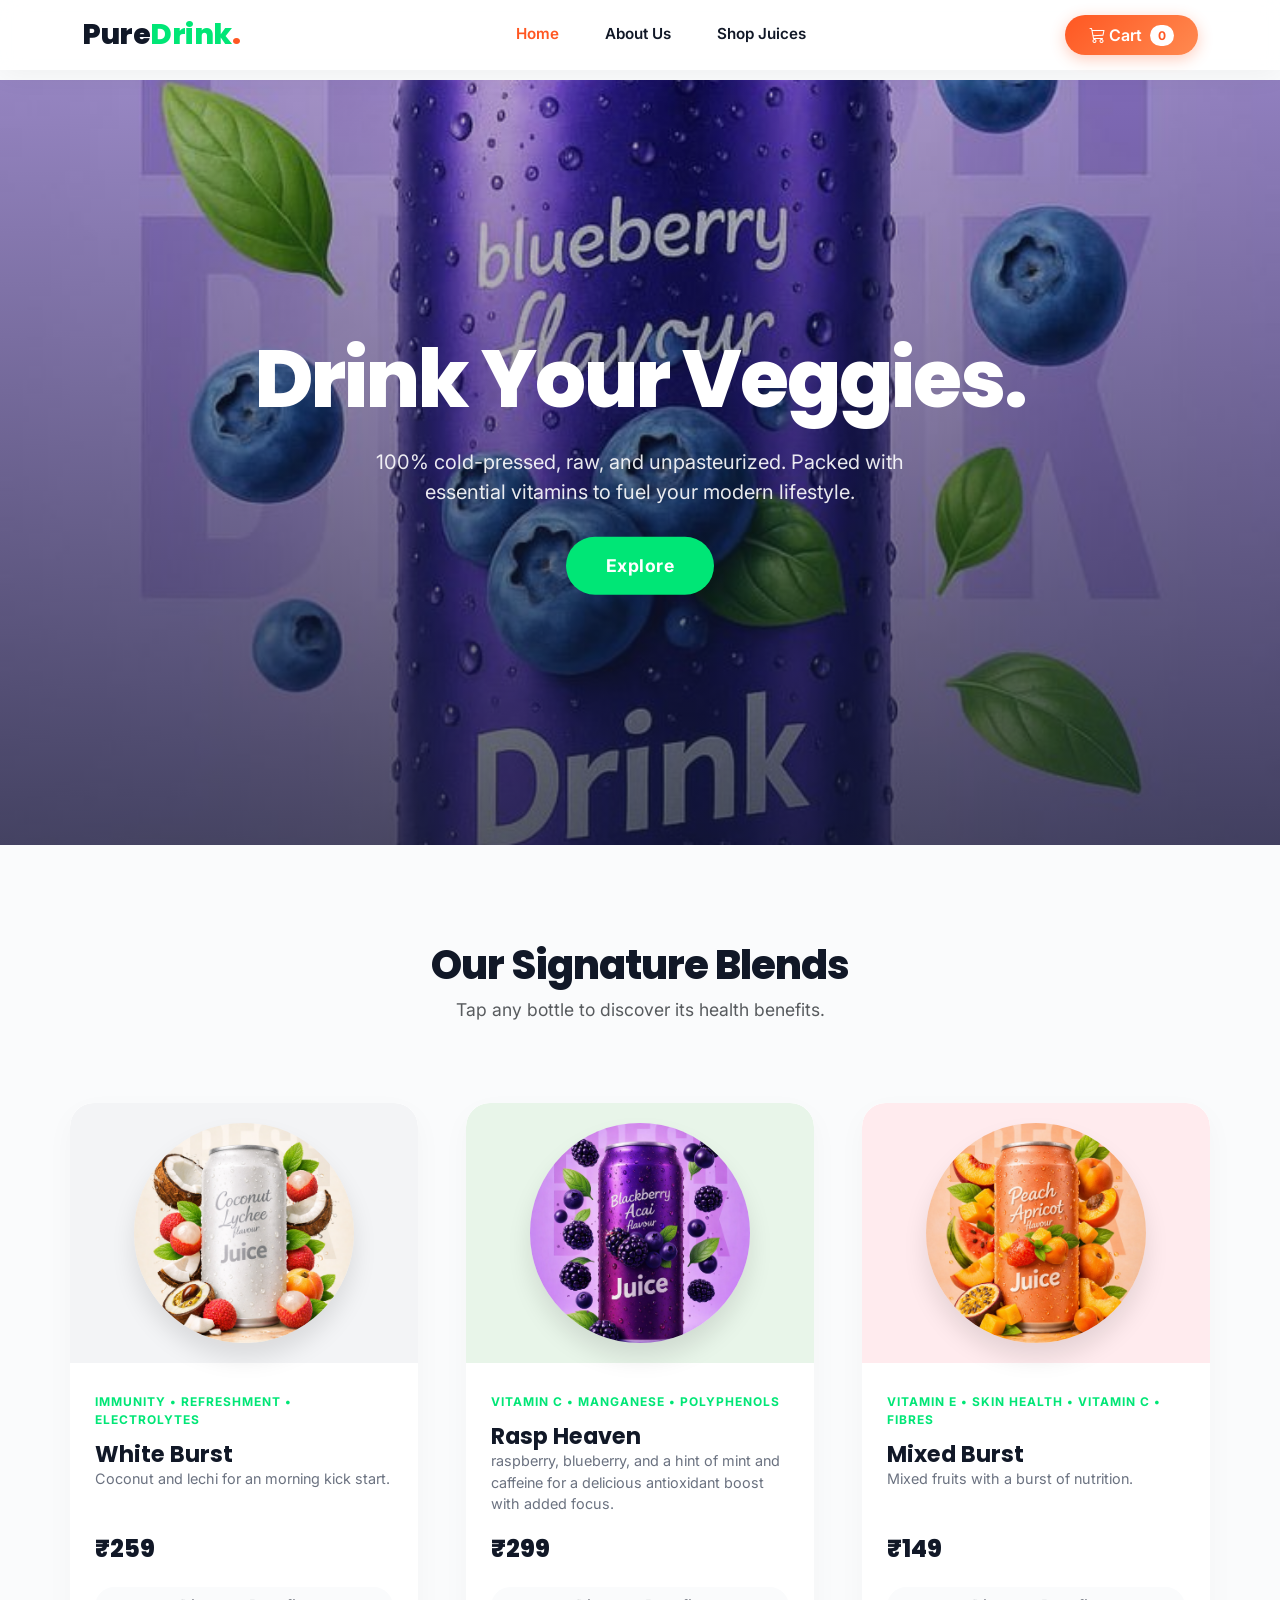
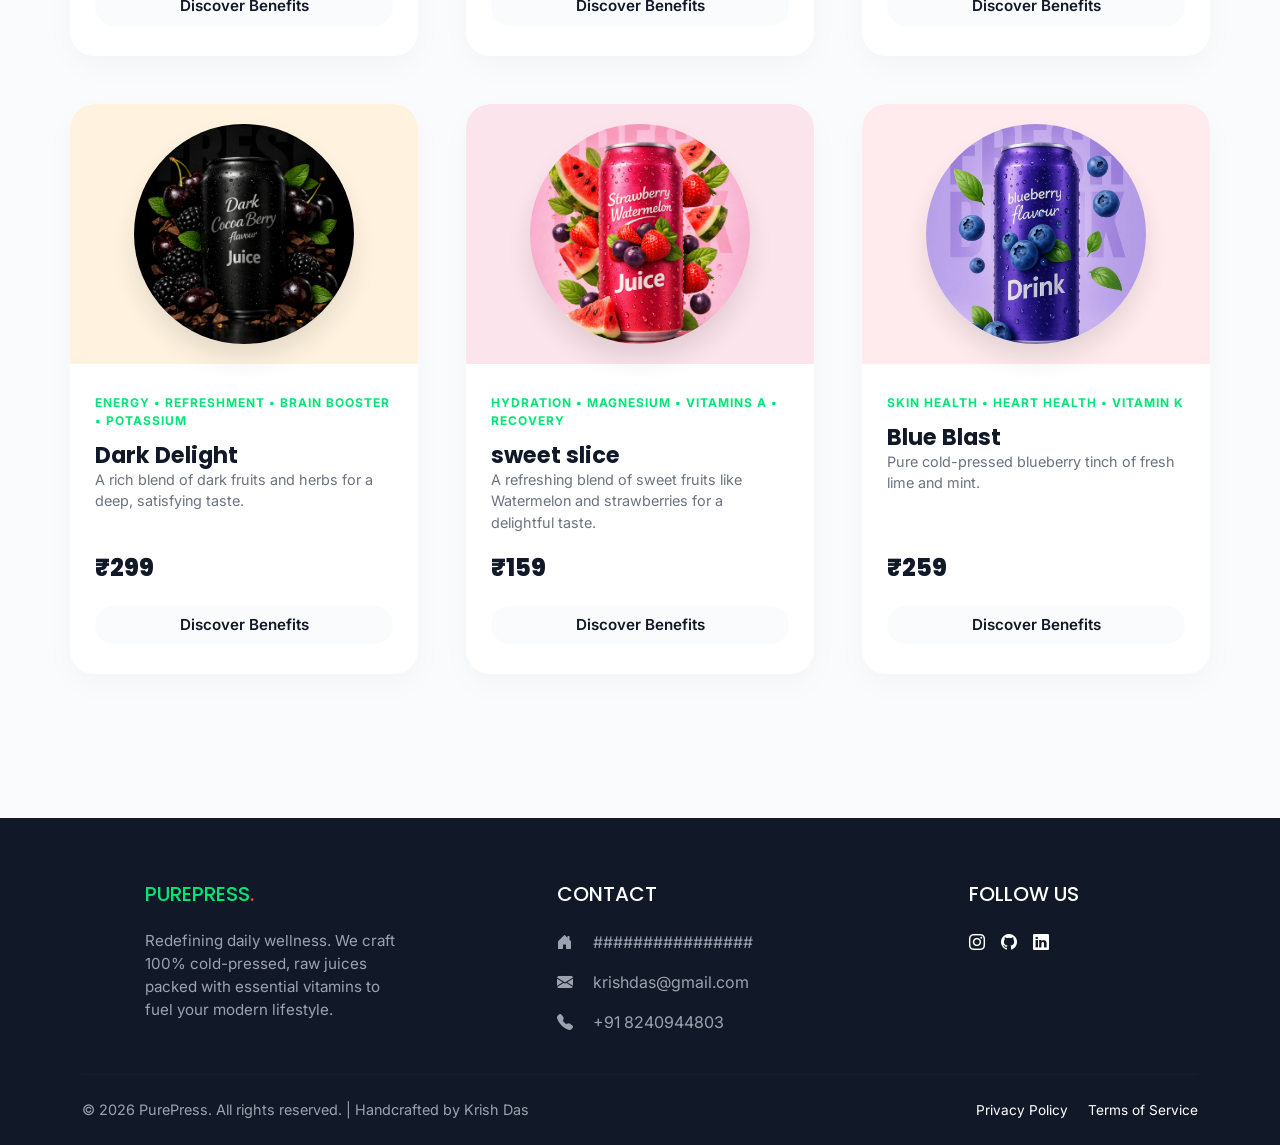
<file: index.html>
<!DOCTYPE html>
<html lang="en">
<head>
    <meta charset="UTF-8">
    <meta name="viewport" content="width=device-width, initial-scale=1.0">
    <title>PurePress | Modern Cold-Pressed Juice</title>
    
    <link rel="preconnect" href="https://fonts.googleapis.com">
    <link rel="preconnect" href="https://fonts.gstatic.com" crossorigin>
    <link href="https://fonts.googleapis.com/css2?family=Inter:wght@400;500;600&family=Poppins:wght@500;700;800&display=swap" rel="stylesheet">
    
    <link href="https://cdn.jsdelivr.net/npm/bootstrap@5.3.0/dist/css/bootstrap.min.css" rel="stylesheet">
    <link rel="stylesheet" href="https://cdn.jsdelivr.net/npm/bootstrap-icons@1.10.5/font/bootstrap-icons.css">
    <link rel="stylesheet" href="style.css">
</head>
<body>

    <nav class="navbar navbar-expand-lg fixed-top">
        <div class="container">
            <a class="navbar-brand" href="index.html">Pure<span class="blue">Drink</span><span class="brand-dot">.</span></a>
            
            <button class="navbar-toggler border-0" type="button" data-bs-toggle="collapse" data-bs-target="#navbarNav">
                <i class="bi bi-list fs-1 text-dark"></i>
            </button>
            
            <div class="collapse navbar-collapse" id="navbarNav">
                <ul class="navbar-nav mx-auto">
                    <li class="nav-item"><a class="nav-link active" href="index.html">Home</a></li>
                    <li class="nav-item"><a class="nav-link" href="about.html">About Us</a></li>
                    <li class="nav-item"><a class="nav-link" href="shop.html">Shop Juices</a></li>
                </ul>
                <a href="noPG.html" class="btn btn-cart rounded-pill px-4" style="font-family: 'Inter', sans-serif; font-weight: 600;">
                    <i class="bi bi-cart3"></i> Cart <span class="badge rounded-pill cart-badge ms-1">0</span>
                </a>
            </div>
        </div>
    </nav>

    <header id="heroCarousel" class="carousel slide carousel-fade" data-bs-ride="carousel">
        <div class="carousel-inner">
            <div class="carousel-item active slide-1" data-bs-interval="5000">
                <div class="carousel-overlay"></div>
            </div>
            <div class="carousel-item slide-2" data-bs-interval="5000">
                <div class="carousel-overlay"></div>
            </div>
            <div class="carousel-item slide-3" data-bs-interval="5000">
                <div class="carousel-overlay"></div>
            </div>

            <div class="hero-content">
                <h1>Drink Your Veggies.</h1>
                <p>100% cold-pressed, raw, and unpasteurized. Packed with essential vitamins to fuel your modern lifestyle.</p>
                <a href="#product-grid" class="btn btn-primary-custom">Explore</a>
            </div>
        </div>
    </header>

    <section id="product-grid" class="products-section container">
        <div class="text-center mb-5 pb-3">
            <h2 class="section-title">Our Signature Blends</h2>
            <p class="text-muted" style="font-size: 1.1rem;">Tap any bottle to discover its health benefits.</p>
        </div>

        <div class="row row-cols-1 row-cols-md-2 row-cols-lg-3 g-5">
            
            <div class="col">
                <a href="benefit_1.html" class="product-card text-decoration-none">
                    <div class="card-img-wrapper">
                        <img src="./images/white.png" class="card-img-top" alt="White Burst">
                    </div>
                    <div class="card-body">
                        <span class="product-tags">Immunity • Refreshment • electrolytes</span>
                        <h4 class="card-title mt-1">White Burst</h4>
                        <p class="card-text">Coconut and lechi for an morning kick start.</p>
                        <div class="price-wrap">
                            <span class="price">₹259</span>
                        </div>
                        <div class="btn btn-view py-2">Discover Benefits</div>
                    </div>
                </a>
            </div>

            <div class="col">
                <a href="benefit_2.html" class="product-card text-decoration-none">
                    <div class="card-img-wrapper" style="background: #E8F5E9;">
                        <img src="./images/rasp.png" class="card-img-top" alt="Rasp Heaven">
                    </div>
                    <div class="card-body">
                        <span class="product-tags">vitamin C • manganese • polyphenols</span>
                        <h4 class="card-title mt-1">Rasp Heaven</h4>
                        <p class="card-text">raspberry, blueberry, and a hint of mint and caffeine for a delicious antioxidant boost with added focus.</p>
                        <div class="price-wrap">
                            <span class="price">₹299</span>
                        </div>
                        <div class="btn btn-view py-2">Discover Benefits</div>
                    </div>
                </a>
            </div>

            <div class="col">
                <a href="benefit_3.html" class="product-card text-decoration-none">
                    <div class="card-img-wrapper" style="background: #FFEBEE;">
                        <img src="./images/peach.png" class="card-img-top" alt="Mixed Burst">
                    </div>
                    <div class="card-body">
                        <span class="product-tags">Vitamin E • Skin Health • Vitamin C • fibres </span>
                        <h4 class="card-title mt-1">Mixed Burst</h4>
                        <p class="card-text">Mixed fruits with a burst of nutrition.</p>
                        <div class="price-wrap">
                            <span class="price">₹149</span>
                        </div>
                        <div class="btn btn-view py-2">Discover Benefits</div>
                    </div>
                </a>
            </div>

            <div class="col">
                <a href="benefit_4.html" class="product-card text-decoration-none">
                    <div class="card-img-wrapper" style="background: #FFF3E0;">
                        <img src="./images/black.png" class="card-img-top" alt="Dark Delight">
                    </div>
                    <div class="card-body">
                        <span class="product-tags">Energy • Refreshment • Brain booster • Potassium </span>
                        <h4 class="card-title mt-1">Dark Delight</h4>
                        <p class="card-text">A rich blend of dark fruits and herbs for a deep, satisfying taste.</p>
                        <div class="price-wrap">
                            <span class="price">₹299</span>
                        </div>
                        <div class="btn btn-view py-2">Discover Benefits</div>
                    </div>
                </a>
            </div>

            <div class="col">
                <a href="benefit_5.html" class="product-card text-decoration-none">
                    <div class="card-img-wrapper" style="background: #FCE4EC;">
                        <img src="./images/pink.png" class="card-img-top" alt="sweet slice">
                    </div>
                    <div class="card-body">
                        <span class="product-tags">Hydration • magnesium • vitamins A • Recovery</span>
                        <h4 class="card-title mt-1">sweet slice</h4>
                        <p class="card-text">A refreshing blend of sweet fruits like Watermelon and strawberries for a delightful taste.</p>
                        <div class="price-wrap">
                            <span class="price">₹159</span>
                        </div>
                        <div class="btn btn-view py-2">Discover Benefits</div>
                    </div>
                </a>
            </div>

            <div class="col">
                <a href="benefit_6.html" class="product-card text-decoration-none">
                    <div class="card-img-wrapper" style="background: #FFEBEE;">
                        <img src="./images/blue.jpeg" class="card-img-top" alt="Blue Blast">
                    </div>
                    <div class="card-body">
                        <span class="product-tags">Skin Health • Heart Health • Vitamin K</span>
                        <h4 class="card-title mt-1">Blue Blast</h4>
                        <p class="card-text">Pure cold-pressed blueberry tinch of fresh lime and mint.</p> 
                        <div class="price-wrap">
                            <span class="price">₹259</span>
                        </div>
                        <div class="btn btn-view py-2">Discover Benefits</div>
                    </div>
                </a>
            </div>

        </div>
    </section>

    <footer class="footer-custom pt-5 pb-4 mt-5">
        <div class="container">
            <div class="row text-center text-md-start">
                
                <div class="col-md-3 col-lg-3 col-xl-3 mx-auto mt-3">
                    <h5 class="text-uppercase mb-4 font-weight-bold" style="font-family: 'Poppins', sans-serif; color: var(--brand-secondary);">PurePress<span class="brand-dot">.</span></h5>
                    <p style="color: #9CA3AF; font-size: 0.95rem;">
                        Redefining daily wellness. We craft 100% cold-pressed, raw juices packed with essential vitamins to fuel your modern lifestyle.
                    </p>
                </div>

                <div class="col-md-4 col-lg-3 col-xl-3 mx-auto mt-3">
                    <h5 class="text-uppercase mb-4 font-weight-bold" style="font-family: 'Poppins', sans-serif;">Contact</h5>
                    <p style="color: #9CA3AF;"><i class="bi bi-house-door-fill me-3"></i> ################</p>
                    <p style="color: #9CA3AF;"><i class="bi bi-envelope-fill me-3"></i> krishdas@gmail.com</p>
                    <p style="color: #9CA3AF;"><i class="bi bi-telephone-fill me-3"></i> +91 8240944803</p>
                </div>

                <div class="col-md-3 col-lg-2 col-xl-2 mx-auto mt-3">
                    <h5 class="text-uppercase mb-4 font-weight-bold" style="font-family: 'Poppins', sans-serif;">Follow Us</h5>
                    <div class="d-flex justify-content-center justify-content-md-start gap-3 mt-4">
                        <a href="https://www.instagram.com/krish_d.64/" class="social-icon" aria-label="Instagram"><i class="bi bi-instagram"></i></a>
                        <a href="https://github.com/krishdas395-cyber" class="social-icon" aria-label="Twitter"><i class="bi bi-github"></i></a>
                        <a href="https://www.linkedin.com/in/krish-das-516350365/" class="social-icon" aria-label="LinkedIn"><i class="bi bi-linkedin"></i></a>
                    </div>
                </div>
            </div>

            <hr class="mb-4 mt-4" style="border-color: rgba(255,255,255,0.1);">

            <div class="row align-items-center">
                <div class="col-md-7 col-lg-8">
                    <p class="mb-0" style="color: #9CA3AF; font-size: 0.9rem;">
                        &copy; 2026 PurePress. All rights reserved. | Handcrafted by Krish Das
                    </p>
                </div>
                <div class="col-md-5 col-lg-4">
                    <div class="text-center text-md-end mt-3 mt-md-0">
                        <p class="mb-0" style="font-size: 0.85rem;">
                            <a href="noPG.html" class="footer-link me-3">Privacy Policy</a>
                            <a href="noPG.html" class="footer-link">Terms of Service</a>
                        </p>
                    </div>
                </div>
            </div>
        </div>
    </footer>

    <script src="https://cdn.jsdelivr.net/npm/bootstrap@5.3.0/dist/js/bootstrap.bundle.min.js"></script>
</body>
</html>
</file>
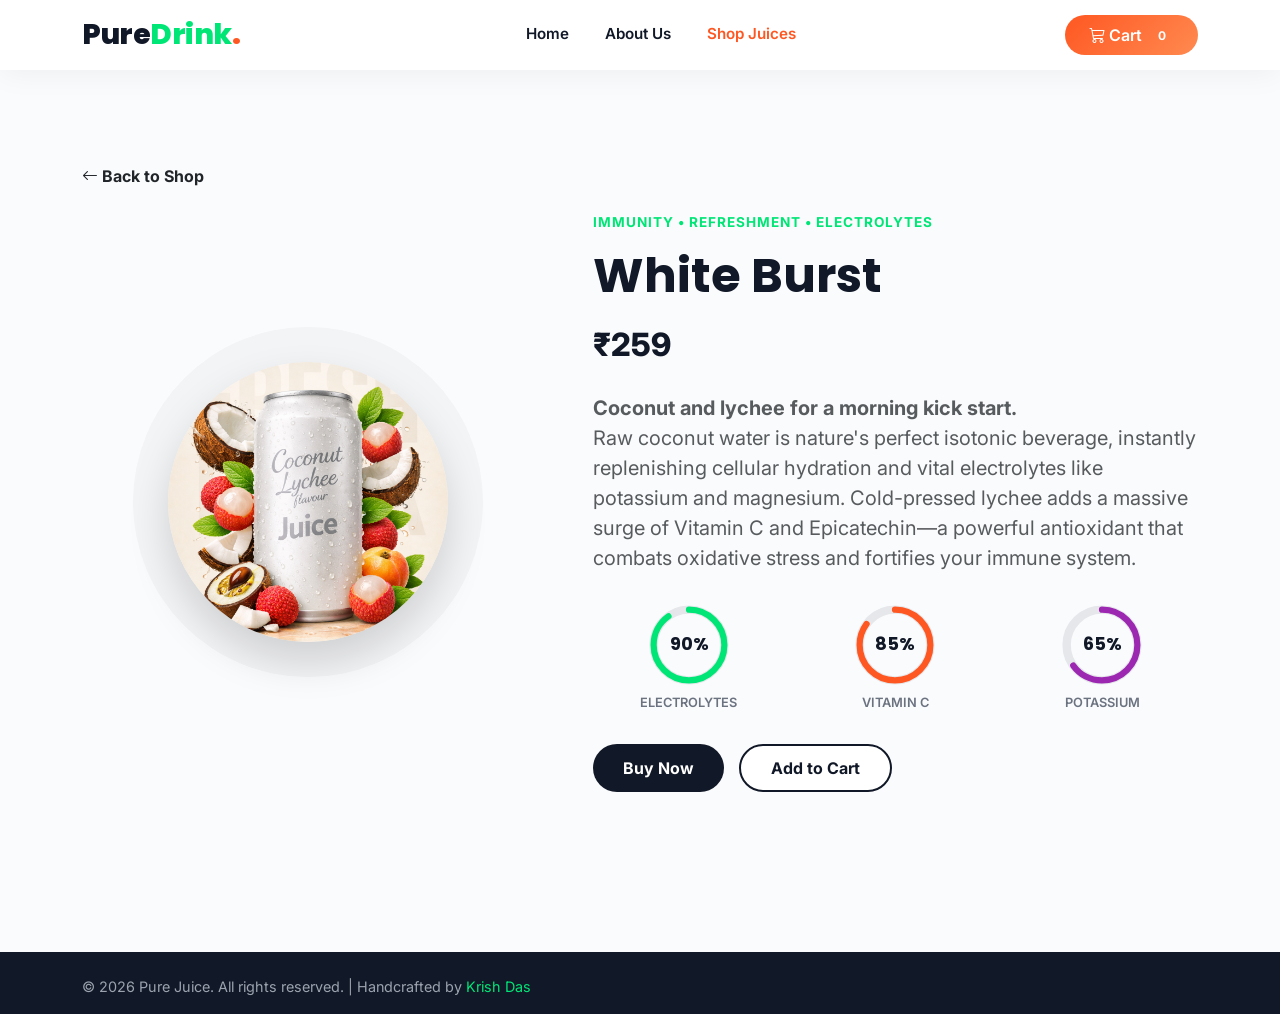
<file: benefit_1.html>
<!DOCTYPE html>
<html lang="en">
<head>
    <meta charset="UTF-8">
    <meta name="viewport" content="width=device-width, initial-scale=1.0">
    <title>White Burst Benefits | Pure Juice</title>
    
    <link rel="preconnect" href="https://fonts.googleapis.com">
    <link rel="preconnect" href="https://fonts.gstatic.com" crossorigin>
    <link href="https://fonts.googleapis.com/css2?family=Inter:wght@400;500;600&family=Poppins:wght@500;700;800&display=swap" rel="stylesheet">
    <link href="https://cdn.jsdelivr.net/npm/bootstrap@5.3.0/dist/css/bootstrap.min.css" rel="stylesheet">
    <link rel="stylesheet" href="https://cdn.jsdelivr.net/npm/bootstrap-icons@1.10.5/font/bootstrap-icons.css">
    
    <style>
        :root {
            --brand-primary: #FF5722;
            --brand-secondary: #00E676;
            --bg-color: #FAFBFC;
            --text-dark: #111827;
            --text-muted: #6B7280;
        }

        body {
            background-color: var(--bg-color);
            color: var(--text-dark);
            font-family: 'Inter', sans-serif; 
            padding-top: 100px; /* Space for fixed navbar */
        }

        h1, h2, h3, h4, h5, h6, .navbar-brand { font-family: 'Poppins', sans-serif; }

        /* Navbar */
        .navbar { background: rgba(255, 255, 255, 0.95); backdrop-filter: blur(12px); box-shadow: 0 4px 30px rgba(0, 0, 0, 0.05); border-bottom: 1px solid rgba(255, 255, 255, 0.3); }
        .navbar-brand { font-weight: 800; font-size: 1.8rem; letter-spacing: -0.5px; color: var(--text-dark) !important; }
        .brand-dot { color: var(--brand-primary); }
        .nav-link { font-weight: 600; font-size: 0.95rem; color: var(--text-dark) !important; margin: 0 10px;}
        .nav-link:hover, .nav-link.active { color: var(--brand-primary) !important; }
        .btn-cart { background: linear-gradient(135deg, var(--brand-primary), #FF8A50); color: white !important; border: none; padding: 8px 24px; font-weight: 600; border-radius: 50px; }

        /* Product Section Styles */
        .benefit-section { padding: 4rem 0 6rem 0; }
        .product-visual { position: relative; display: flex; justify-content: center; align-items: center; padding: 2rem; }
        .circle-backdrop { width: 350px; height: 350px; border-radius: 50%; position: absolute; z-index: 0; background: #F3F4F6; } /* Change this background color for other pages */
        .product-img { z-index: 1; width: 280px; height: 280px; object-fit: cover; border-radius: 50%; box-shadow: 0 20px 40px rgba(0,0,0,0.15); transition: transform 0.5s ease; }
        .product-img:hover { transform: scale(1.05) rotate(3deg); }
        
        .tags { font-size: 0.85rem; color: var(--brand-secondary); font-weight: 700; text-transform: uppercase; letter-spacing: 1px; margin-bottom: 15px; }
        .price { font-size: 2rem; font-weight: 800; margin-bottom: 1.5rem; }

        /* SVG Charts */
        .chart-grid { display: grid; grid-template-columns: repeat(3, 1fr); gap: 15px; margin: 2rem 0; }
        .chart-box { text-align: center; }
        .circular-chart { display: block; margin: 0 auto; max-width: 80px; max-height: 80px; }
        .circle-bg { fill: none; stroke: #E5E7EB; stroke-width: 3.8; }
        .circle { fill: none; stroke-width: 2.8; stroke-linecap: round; stroke-dasharray: 0, 100; transition: stroke-dasharray 1.5s ease-out; }
        
        .chart-orange { stroke: #FF5722; }
        .chart-green { stroke: #00E676; }
        .chart-purple { stroke: #9C27B0; }
        .chart-red { stroke: #E91E63; }
        .chart-blue { stroke: #2196F3; }
        .chart-dark { stroke: #37474F; }

        .percentage { fill: var(--text-dark); font-family: 'Poppins', sans-serif; font-size: 0.5em; text-anchor: middle; font-weight: 700; }
        .chart-label { font-size: 0.8rem; font-weight: 600; color: var(--text-muted); margin-top: 8px; text-transform: uppercase; }

        /* Buttons */
        .btn-group-custom { display: flex; gap: 15px; align-items: center; flex-wrap: wrap; }
        .btn-buy { background-color: var(--text-dark); color: white; border: none; border-radius: 50px; padding: 12px 30px; font-weight: 700; transition: transform 0.2s; }
        .btn-buy:hover { transform: scale(1.05); color: white; }
        .btn-add { background-color: white; color: var(--text-dark); border: 2px solid var(--text-dark); border-radius: 50px; padding: 10px 30px; font-weight: 700; transition: all 0.2s; }
        .btn-add:hover { background-color: var(--text-dark); color: white; }
        .qty-ui { display: none; align-items: center; background: #F3F4F6; border-radius: 50px; padding: 5px 15px; border: 2px solid var(--text-dark); }
        .qty-btn { background: none; border: none; font-size: 1.5rem; font-weight: 700; padding: 0 10px; cursor: pointer; }
        .qty-val { font-weight: 800; font-size: 1.2rem; min-width: 30px; text-align: center; font-family: 'Poppins', sans-serif; }

        /* Footer */
        .footer-custom { background-color: var(--text-dark); color: white; font-family: 'Inter', sans-serif; margin-top: 4rem;}
        .blue { color: var(--brand-secondary); }
        .social-icon { color: white; font-size: 1rem; transition: color 0.3s, transform 0.3s; display: inline-block; }
        .social-icon:hover { color: var(--brand-secondary); transform: scale(1.2); }
    </style>
</head>
<body>

    <!-- Navbar -->
    <nav class="navbar navbar-expand-lg fixed-top">
        <div class="container">
            <a class="navbar-brand" href="index.html">Pure<span class="blue">Drink</span><span class="brand-dot">.</span></a>
            <button class="navbar-toggler border-0" type="button" data-bs-toggle="collapse" data-bs-target="#navbarNav"><i class="bi bi-list fs-1 text-dark"></i></button>
            <div class="collapse navbar-collapse" id="navbarNav">
                <ul class="navbar-nav mx-auto">
                    <li class="nav-item"><a class="nav-link" href="index.html">Home</a></li>
                    <li class="nav-item"><a class="nav-link" href="about.html">About Us</a></li>
                    <li class="nav-item"><a class="nav-link active" href="shop.html">Shop Juices</a></li>
                </ul>
                <a href="noPG.html" class="btn btn-cart">
                    <i class="bi bi-cart3"></i> Cart <span id="nav-cart-counter" class="badge rounded-pill cart-badge ms-1">0</span>
                </a>
            </div>
        </div>
    </nav>

    <!-- PRODUCT SECTION STARTS HERE -->
    <section class="benefit-section">
        <div class="container">
            <!-- Back to Shop Button -->
            <a href="shop.html" class="text-decoration-none text-dark fw-bold mb-4 d-inline-block"><i class="bi bi-arrow-left"></i> Back to Shop</a>
            
            <div class="row align-items-center">
                <div class="col-lg-5 mb-5 mb-lg-0">
                    <div class="product-visual">
                        <div class="circle-backdrop" style="background: #F3F4F6;"></div>
                        <img src="./images/white.png" alt="White Burst Can" class="product-img">
                    </div>
                </div>
                <div class="col-lg-7 ps-lg-5">
                    <p class="tags">Immunity • Refreshment • Electrolytes</p>
                    <h2 class="display-5 fw-bold mb-3">White Burst</h2>
                    <p class="price">₹259</p>
                    <p class="text-muted fs-5 mb-4">
                        <strong>Coconut and lychee for a morning kick start.</strong><br> 
                        Raw coconut water is nature's perfect isotonic beverage, instantly replenishing cellular hydration and vital electrolytes like potassium and magnesium. Cold-pressed lychee adds a massive surge of Vitamin C and Epicatechin—a powerful antioxidant that combats oxidative stress and fortifies your immune system.
                    </p>

                    <div class="chart-grid">
                        <div class="chart-box">
                            <svg viewBox="0 0 36 36" class="circular-chart">
                                <path class="circle-bg" d="M18 2.0845 a 15.9155 15.9155 0 0 1 0 31.831 a 15.9155 15.9155 0 0 1 0 -31.831" />
                                <path class="circle chart-green" data-percentage="90" d="M18 2.0845 a 15.9155 15.9155 0 0 1 0 31.831 a 15.9155 15.9155 0 0 1 0 -31.831" />
                                <text x="18" y="20.35" class="percentage">90%</text>
                            </svg>
                            <div class="chart-label">Electrolytes</div>
                        </div>
                        <div class="chart-box">
                            <svg viewBox="0 0 36 36" class="circular-chart">
                                <path class="circle-bg" d="M18 2.0845 a 15.9155 15.9155 0 0 1 0 31.831 a 15.9155 15.9155 0 0 1 0 -31.831" />
                                <path class="circle chart-orange" data-percentage="85" d="M18 2.0845 a 15.9155 15.9155 0 0 1 0 31.831 a 15.9155 15.9155 0 0 1 0 -31.831" />
                                <text x="18" y="20.35" class="percentage">85%</text>
                            </svg>
                            <div class="chart-label">Vitamin C</div>
                        </div>
                        <div class="chart-box">
                            <svg viewBox="0 0 36 36" class="circular-chart">
                                <path class="circle-bg" d="M18 2.0845 a 15.9155 15.9155 0 0 1 0 31.831 a 15.9155 15.9155 0 0 1 0 -31.831" />
                                <path class="circle chart-purple" data-percentage="65" d="M18 2.0845 a 15.9155 15.9155 0 0 1 0 31.831 a 15.9155 15.9155 0 0 1 0 -31.831" />
                                <text x="18" y="20.35" class="percentage">65%</text>
                            </svg>
                            <div class="chart-label">Potassium</div>
                        </div>
                    </div>

                    <div class="btn-group-custom mt-4">
                        <button class="btn-buy" onclick="window.location.href='payment.html'">Buy Now</button>
                        <button class="btn-add" id="add-btn-single" onclick="activateCart()">Add to Cart</button>
                        <div class="qty-ui" id="qty-ui-single">
                            <button class="qty-btn" onclick="updateQty(-1)">-</button>
                            <span class="qty-val" id="qty-val-single">1</span>
                            <button class="qty-btn" onclick="updateQty(1)">+</button>
                        </div>
                    </div>
                </div>
            </div>
        </div>
    </section>
    <!-- PRODUCT SECTION ENDS HERE -->

    <!-- Footer -->
    <footer class="footer-custom pt-4 pb-3">
        <div class="container text-center text-md-start">
            <p class="mb-0" style="color: #9CA3AF; font-size: 0.9rem;">&copy; 2026 Pure Juice. All rights reserved. | Handcrafted by <span class="blue">Krish Das</span></p>
        </div>
    </footer>

    <script src="https://cdn.jsdelivr.net/npm/bootstrap@5.3.0/dist/js/bootstrap.bundle.min.js"></script>
    <script>
        // Cart Logic tailored for a single page
        let currentLocalQty = 0;
        function updateCartDisplay() { document.getElementById('nav-cart-counter').innerText = currentLocalQty; }

        function activateCart() {
            document.getElementById('add-btn-single').style.display = 'none';
            document.getElementById('qty-ui-single').style.display = 'flex';
            currentLocalQty = 1;
            document.getElementById('qty-val-single').innerText = currentLocalQty;
            updateCartDisplay();
        }

        function updateQty(change) {
            currentLocalQty += change;
            if (currentLocalQty <= 0) {
                currentLocalQty = 0;
                document.getElementById('qty-val-single').innerText = "1"; 
                document.getElementById('qty-ui-single').style.display = 'none';
                document.getElementById('add-btn-single').style.display = 'block';
            } else {
                document.getElementById('qty-val-single').innerText = currentLocalQty;
            }
            updateCartDisplay();
        }

        // Chart Animation Logic
        document.addEventListener("DOMContentLoaded", function() {
            const circles = document.querySelectorAll('.circle');
            const observer = new IntersectionObserver((entries) => {
                entries.forEach(entry => {
                    if (entry.isIntersecting) {
                        let path = entry.target;
                        let percentage = path.getAttribute('data-percentage');
                        path.style.strokeDasharray = `${percentage}, 100`;
                        observer.unobserve(path); 
                    }
                });
            }, { threshold: 0.5 });
            circles.forEach(circle => observer.observe(circle));
        });
    </script>
</body>
</html>
</file>
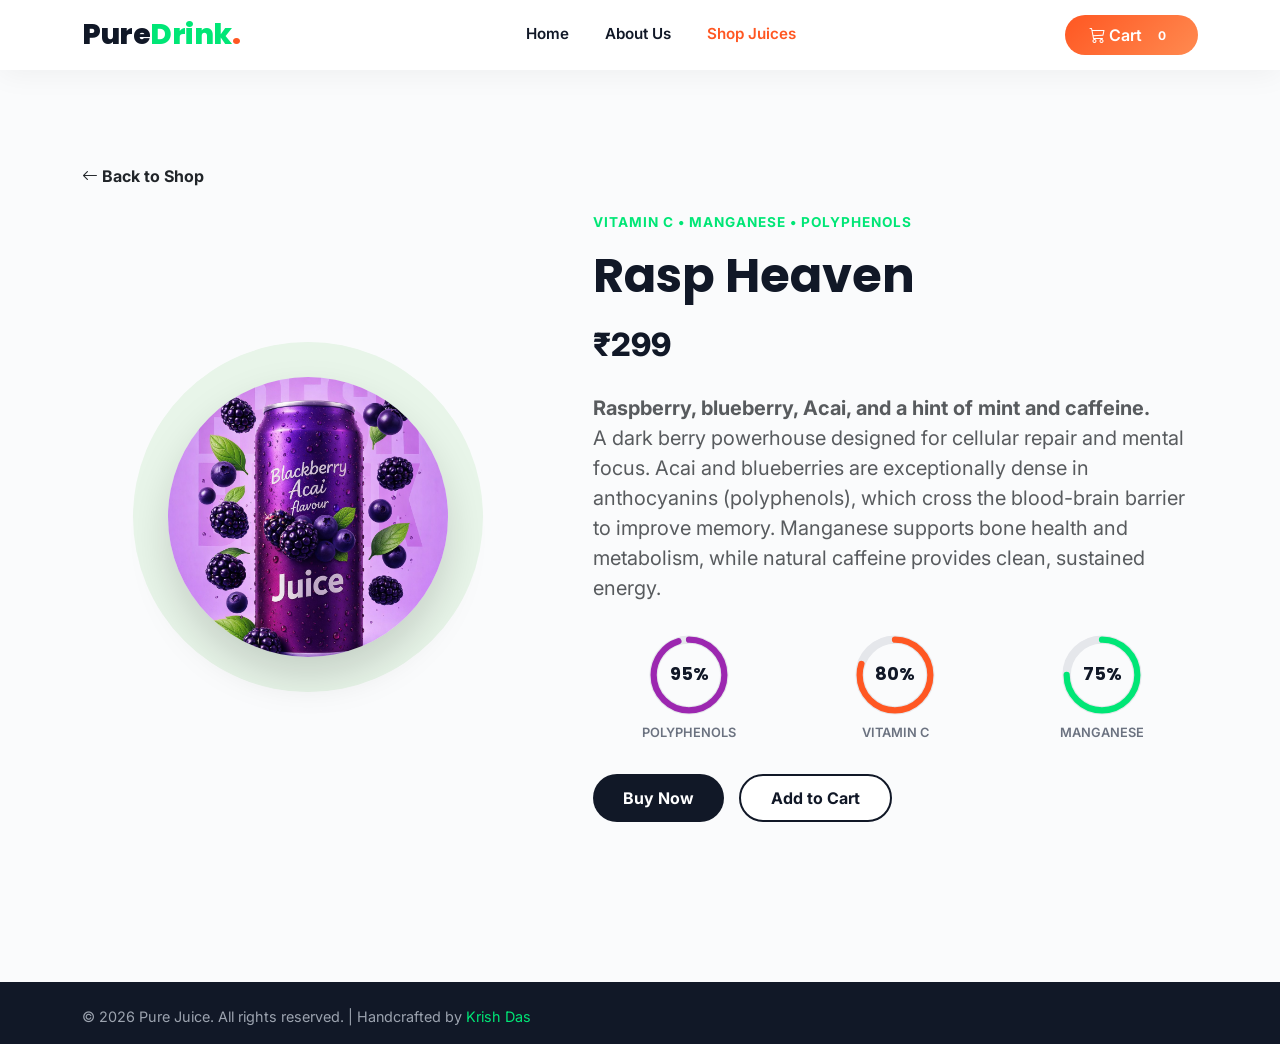
<file: benefit_2.html>
<!DOCTYPE html>
<html lang="en">
<head>
    <meta charset="UTF-8">
    <meta name="viewport" content="width=device-width, initial-scale=1.0">
    <title>White Burst Benefits | Pure Juice</title>
    
    <link rel="preconnect" href="https://fonts.googleapis.com">
    <link rel="preconnect" href="https://fonts.gstatic.com" crossorigin>
    <link href="https://fonts.googleapis.com/css2?family=Inter:wght@400;500;600&family=Poppins:wght@500;700;800&display=swap" rel="stylesheet">
    <link href="https://cdn.jsdelivr.net/npm/bootstrap@5.3.0/dist/css/bootstrap.min.css" rel="stylesheet">
    <link rel="stylesheet" href="https://cdn.jsdelivr.net/npm/bootstrap-icons@1.10.5/font/bootstrap-icons.css">
    
    <style>
        :root {
            --brand-primary: #FF5722;
            --brand-secondary: #00E676;
            --bg-color: #FAFBFC;
            --text-dark: #111827;
            --text-muted: #6B7280;
        }

        body {
            background-color: var(--bg-color);
            color: var(--text-dark);
            font-family: 'Inter', sans-serif; 
            padding-top: 100px; /* Space for fixed navbar */
        }

        h1, h2, h3, h4, h5, h6, .navbar-brand { font-family: 'Poppins', sans-serif; }

        /* Navbar */
        .navbar { background: rgba(255, 255, 255, 0.95); backdrop-filter: blur(12px); box-shadow: 0 4px 30px rgba(0, 0, 0, 0.05); border-bottom: 1px solid rgba(255, 255, 255, 0.3); }
        .navbar-brand { font-weight: 800; font-size: 1.8rem; letter-spacing: -0.5px; color: var(--text-dark) !important; }
        .brand-dot { color: var(--brand-primary); }
        .nav-link { font-weight: 600; font-size: 0.95rem; color: var(--text-dark) !important; margin: 0 10px;}
        .nav-link:hover, .nav-link.active { color: var(--brand-primary) !important; }
        .btn-cart { background: linear-gradient(135deg, var(--brand-primary), #FF8A50); color: white !important; border: none; padding: 8px 24px; font-weight: 600; border-radius: 50px; }

        /* Product Section Styles */
        .benefit-section { padding: 4rem 0 6rem 0; }
        .product-visual { position: relative; display: flex; justify-content: center; align-items: center; padding: 2rem; }
        .circle-backdrop { width: 350px; height: 350px; border-radius: 50%; position: absolute; z-index: 0; background: #F3F4F6; } /* Change this background color for other pages */
        .product-img { z-index: 1; width: 280px; height: 280px; object-fit: cover; border-radius: 50%; box-shadow: 0 20px 40px rgba(0,0,0,0.15); transition: transform 0.5s ease; }
        .product-img:hover { transform: scale(1.05) rotate(3deg); }
        
        .tags { font-size: 0.85rem; color: var(--brand-secondary); font-weight: 700; text-transform: uppercase; letter-spacing: 1px; margin-bottom: 15px; }
        .price { font-size: 2rem; font-weight: 800; margin-bottom: 1.5rem; }

        /* SVG Charts */
        .chart-grid { display: grid; grid-template-columns: repeat(3, 1fr); gap: 15px; margin: 2rem 0; }
        .chart-box { text-align: center; }
        .circular-chart { display: block; margin: 0 auto; max-width: 80px; max-height: 80px; }
        .circle-bg { fill: none; stroke: #E5E7EB; stroke-width: 3.8; }
        .circle { fill: none; stroke-width: 2.8; stroke-linecap: round; stroke-dasharray: 0, 100; transition: stroke-dasharray 1.5s ease-out; }
        
        .chart-orange { stroke: #FF5722; }
        .chart-green { stroke: #00E676; }
        .chart-purple { stroke: #9C27B0; }
        .chart-red { stroke: #E91E63; }
        .chart-blue { stroke: #2196F3; }
        .chart-dark { stroke: #37474F; }

        .percentage { fill: var(--text-dark); font-family: 'Poppins', sans-serif; font-size: 0.5em; text-anchor: middle; font-weight: 700; }
        .chart-label { font-size: 0.8rem; font-weight: 600; color: var(--text-muted); margin-top: 8px; text-transform: uppercase; }

        /* Buttons */
        .btn-group-custom { display: flex; gap: 15px; align-items: center; flex-wrap: wrap; }
        .btn-buy { background-color: var(--text-dark); color: white; border: none; border-radius: 50px; padding: 12px 30px; font-weight: 700; transition: transform 0.2s; }
        .btn-buy:hover { transform: scale(1.05); color: white; }
        .btn-add { background-color: white; color: var(--text-dark); border: 2px solid var(--text-dark); border-radius: 50px; padding: 10px 30px; font-weight: 700; transition: all 0.2s; }
        .btn-add:hover { background-color: var(--text-dark); color: white; }
        .qty-ui { display: none; align-items: center; background: #F3F4F6; border-radius: 50px; padding: 5px 15px; border: 2px solid var(--text-dark); }
        .qty-btn { background: none; border: none; font-size: 1.5rem; font-weight: 700; padding: 0 10px; cursor: pointer; }
        .qty-val { font-weight: 800; font-size: 1.2rem; min-width: 30px; text-align: center; font-family: 'Poppins', sans-serif; }

        /* Footer */
        .footer-custom { background-color: var(--text-dark); color: white; font-family: 'Inter', sans-serif; margin-top: 4rem;}
        .blue { color: var(--brand-secondary); }
        .social-icon { color: white; font-size: 1rem; transition: color 0.3s, transform 0.3s; display: inline-block; }
        .social-icon:hover { color: var(--brand-secondary); transform: scale(1.2); }
    </style>
</head>
<body>

    <!-- Navbar -->
    <nav class="navbar navbar-expand-lg fixed-top">
        <div class="container">
            <a class="navbar-brand" href="index.html">Pure<span class="blue">Drink</span><span class="brand-dot">.</span></a>
            <button class="navbar-toggler border-0" type="button" data-bs-toggle="collapse" data-bs-target="#navbarNav"><i class="bi bi-list fs-1 text-dark"></i></button>
            <div class="collapse navbar-collapse" id="navbarNav">
                <ul class="navbar-nav mx-auto">
                    <li class="nav-item"><a class="nav-link" href="index.html">Home</a></li>
                    <li class="nav-item"><a class="nav-link" href="about.html">About Us</a></li>
                    <li class="nav-item"><a class="nav-link active" href="shop.html">Shop Juices</a></li>
                </ul>
                <a href="noPG.html" class="btn btn-cart">
                    <i class="bi bi-cart3"></i> Cart <span id="nav-cart-counter" class="badge rounded-pill cart-badge ms-1">0</span>
                </a>
            </div>
        </div>
    </nav>

    <!-- PRODUCT SECTION STARTS HERE -->
   <section class="benefit-section">
        <div class="container">
            <a href="shop.html" class="text-decoration-none text-dark fw-bold mb-4 d-inline-block"><i class="bi bi-arrow-left"></i> Back to Shop</a>
            <div class="row align-items-center">
                <div class="col-lg-5 mb-5 mb-lg-0">
                    <div class="product-visual">
                        <div class="circle-backdrop" style="background: #E8F5E9;"></div>
                        <img src="./images/rasp.png" alt="Rasp Heaven Can" class="product-img">
                    </div>
                </div>
                <div class="col-lg-7 ps-lg-5">
                    <p class="tags">Vitamin C • Manganese • Polyphenols</p>
                    <h2 class="display-5 fw-bold mb-3">Rasp Heaven</h2>
                    <p class="price">₹299</p>
                    <p class="text-muted fs-5 mb-4">
                        <strong>Raspberry, blueberry, Acai, and a hint of mint and caffeine.</strong><br>
                        A dark berry powerhouse designed for cellular repair and mental focus. Acai and blueberries are exceptionally dense in anthocyanins (polyphenols), which cross the blood-brain barrier to improve memory. Manganese supports bone health and metabolism, while natural caffeine provides clean, sustained energy.
                    </p>

                    <div class="chart-grid">
                        <div class="chart-box">
                            <svg viewBox="0 0 36 36" class="circular-chart">
                                <path class="circle-bg" d="M18 2.0845 a 15.9155 15.9155 0 0 1 0 31.831 a 15.9155 15.9155 0 0 1 0 -31.831" />
                                <path class="circle chart-purple" data-percentage="95" d="M18 2.0845 a 15.9155 15.9155 0 0 1 0 31.831 a 15.9155 15.9155 0 0 1 0 -31.831" />
                                <text x="18" y="20.35" class="percentage">95%</text>
                            </svg>
                            <div class="chart-label">Polyphenols</div>
                        </div>
                        <div class="chart-box">
                            <svg viewBox="0 0 36 36" class="circular-chart">
                                <path class="circle-bg" d="M18 2.0845 a 15.9155 15.9155 0 0 1 0 31.831 a 15.9155 15.9155 0 0 1 0 -31.831" />
                                <path class="circle chart-orange" data-percentage="80" d="M18 2.0845 a 15.9155 15.9155 0 0 1 0 31.831 a 15.9155 15.9155 0 0 1 0 -31.831" />
                                <text x="18" y="20.35" class="percentage">80%</text>
                            </svg>
                            <div class="chart-label">Vitamin C</div>
                        </div>
                        <div class="chart-box">
                            <svg viewBox="0 0 36 36" class="circular-chart">
                                <path class="circle-bg" d="M18 2.0845 a 15.9155 15.9155 0 0 1 0 31.831 a 15.9155 15.9155 0 0 1 0 -31.831" />
                                <path class="circle chart-green" data-percentage="75" d="M18 2.0845 a 15.9155 15.9155 0 0 1 0 31.831 a 15.9155 15.9155 0 0 1 0 -31.831" />
                                <text x="18" y="20.35" class="percentage">75%</text>
                            </svg>
                            <div class="chart-label">Manganese</div>
                        </div>
                    </div>

                    <div class="btn-group-custom mt-4">
                        <button class="btn-buy" onclick="window.location.href='payment.html'">Buy Now</button>
                        <button class="btn-add" id="add-btn-single" onclick="activateCart()">Add to Cart</button>
                        <div class="qty-ui" id="qty-ui-single">
                            <button class="qty-btn" onclick="updateQty(-1)">-</button>
                            <span class="qty-val" id="qty-val-single">1</span>
                            <button class="qty-btn" onclick="updateQty(1)">+</button>
                        </div>
                    </div>
                </div>
            </div>
        </div>
    </section>
    <!-- PRODUCT SECTION ENDS HERE -->

    <!-- Footer -->
    <footer class="footer-custom pt-4 pb-3">
        <div class="container text-center text-md-start">
            <p class="mb-0" style="color: #9CA3AF; font-size: 0.9rem;">&copy; 2026 Pure Juice. All rights reserved. | Handcrafted by <span class="blue">Krish Das</span></p>
        </div>
    </footer>

    <script src="https://cdn.jsdelivr.net/npm/bootstrap@5.3.0/dist/js/bootstrap.bundle.min.js"></script>
    <script>
        // Cart Logic tailored for a single page
        let currentLocalQty = 0;
        function updateCartDisplay() { document.getElementById('nav-cart-counter').innerText = currentLocalQty; }

        function activateCart() {
            document.getElementById('add-btn-single').style.display = 'none';
            document.getElementById('qty-ui-single').style.display = 'flex';
            currentLocalQty = 1;
            document.getElementById('qty-val-single').innerText = currentLocalQty;
            updateCartDisplay();
        }

        function updateQty(change) {
            currentLocalQty += change;
            if (currentLocalQty <= 0) {
                currentLocalQty = 0;
                document.getElementById('qty-val-single').innerText = "1"; 
                document.getElementById('qty-ui-single').style.display = 'none';
                document.getElementById('add-btn-single').style.display = 'block';
            } else {
                document.getElementById('qty-val-single').innerText = currentLocalQty;
            }
            updateCartDisplay();
        }

        // Chart Animation Logic
        document.addEventListener("DOMContentLoaded", function() {
            const circles = document.querySelectorAll('.circle');
            const observer = new IntersectionObserver((entries) => {
                entries.forEach(entry => {
                    if (entry.isIntersecting) {
                        let path = entry.target;
                        let percentage = path.getAttribute('data-percentage');
                        path.style.strokeDasharray = `${percentage}, 100`;
                        observer.unobserve(path); 
                    }
                });
            }, { threshold: 0.5 });
            circles.forEach(circle => observer.observe(circle));
        });
    </script>
</body>
</html>
</file>
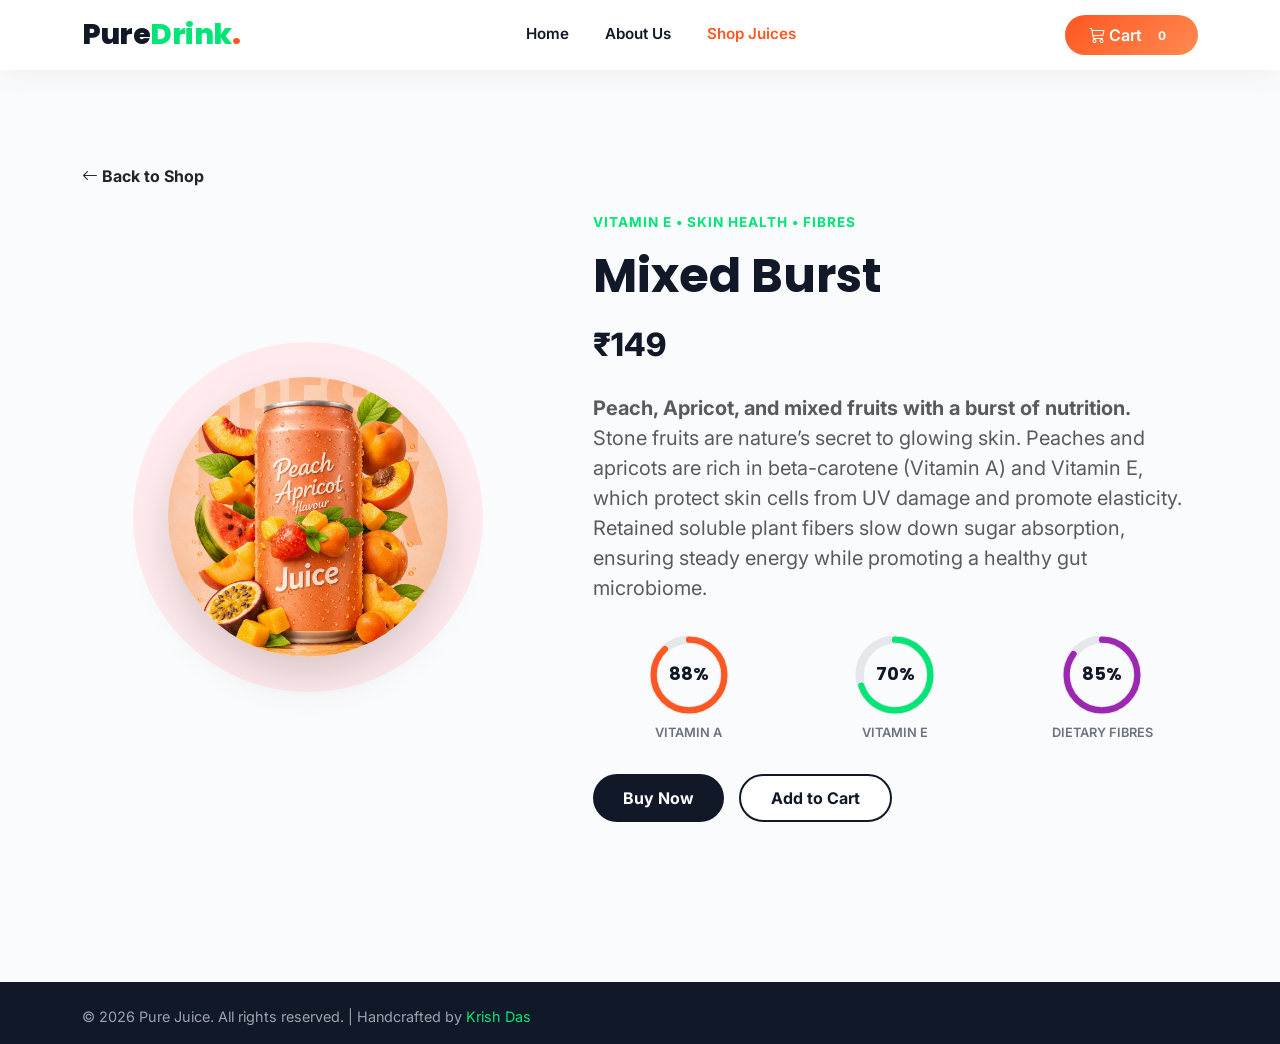
<file: benefit_3.html>
<!DOCTYPE html>
<html lang="en">
<head>
    <meta charset="UTF-8">
    <meta name="viewport" content="width=device-width, initial-scale=1.0">
    <title>White Burst Benefits | Pure Juice</title>
    
    <link rel="preconnect" href="https://fonts.googleapis.com">
    <link rel="preconnect" href="https://fonts.gstatic.com" crossorigin>
    <link href="https://fonts.googleapis.com/css2?family=Inter:wght@400;500;600&family=Poppins:wght@500;700;800&display=swap" rel="stylesheet">
    <link href="https://cdn.jsdelivr.net/npm/bootstrap@5.3.0/dist/css/bootstrap.min.css" rel="stylesheet">
    <link rel="stylesheet" href="https://cdn.jsdelivr.net/npm/bootstrap-icons@1.10.5/font/bootstrap-icons.css">
    
    <style>
        :root {
            --brand-primary: #FF5722;
            --brand-secondary: #00E676;
            --bg-color: #FAFBFC;
            --text-dark: #111827;
            --text-muted: #6B7280;
        }

        body {
            background-color: var(--bg-color);
            color: var(--text-dark);
            font-family: 'Inter', sans-serif; 
            padding-top: 100px; /* Space for fixed navbar */
        }

        h1, h2, h3, h4, h5, h6, .navbar-brand { font-family: 'Poppins', sans-serif; }

        /* Navbar */
        .navbar { background: rgba(255, 255, 255, 0.95); backdrop-filter: blur(12px); box-shadow: 0 4px 30px rgba(0, 0, 0, 0.05); border-bottom: 1px solid rgba(255, 255, 255, 0.3); }
        .navbar-brand { font-weight: 800; font-size: 1.8rem; letter-spacing: -0.5px; color: var(--text-dark) !important; }
        .brand-dot { color: var(--brand-primary); }
        .nav-link { font-weight: 600; font-size: 0.95rem; color: var(--text-dark) !important; margin: 0 10px;}
        .nav-link:hover, .nav-link.active { color: var(--brand-primary) !important; }
        .btn-cart { background: linear-gradient(135deg, var(--brand-primary), #FF8A50); color: white !important; border: none; padding: 8px 24px; font-weight: 600; border-radius: 50px; }

        /* Product Section Styles */
        .benefit-section { padding: 4rem 0 6rem 0; }
        .product-visual { position: relative; display: flex; justify-content: center; align-items: center; padding: 2rem; }
        .circle-backdrop { width: 350px; height: 350px; border-radius: 50%; position: absolute; z-index: 0; background: #F3F4F6; } /* Change this background color for other pages */
        .product-img { z-index: 1; width: 280px; height: 280px; object-fit: cover; border-radius: 50%; box-shadow: 0 20px 40px rgba(0,0,0,0.15); transition: transform 0.5s ease; }
        .product-img:hover { transform: scale(1.05) rotate(3deg); }
        
        .tags { font-size: 0.85rem; color: var(--brand-secondary); font-weight: 700; text-transform: uppercase; letter-spacing: 1px; margin-bottom: 15px; }
        .price { font-size: 2rem; font-weight: 800; margin-bottom: 1.5rem; }

        /* SVG Charts */
        .chart-grid { display: grid; grid-template-columns: repeat(3, 1fr); gap: 15px; margin: 2rem 0; }
        .chart-box { text-align: center; }
        .circular-chart { display: block; margin: 0 auto; max-width: 80px; max-height: 80px; }
        .circle-bg { fill: none; stroke: #E5E7EB; stroke-width: 3.8; }
        .circle { fill: none; stroke-width: 2.8; stroke-linecap: round; stroke-dasharray: 0, 100; transition: stroke-dasharray 1.5s ease-out; }
        
        .chart-orange { stroke: #FF5722; }
        .chart-green { stroke: #00E676; }
        .chart-purple { stroke: #9C27B0; }
        .chart-red { stroke: #E91E63; }
        .chart-blue { stroke: #2196F3; }
        .chart-dark { stroke: #37474F; }

        .percentage { fill: var(--text-dark); font-family: 'Poppins', sans-serif; font-size: 0.5em; text-anchor: middle; font-weight: 700; }
        .chart-label { font-size: 0.8rem; font-weight: 600; color: var(--text-muted); margin-top: 8px; text-transform: uppercase; }

        /* Buttons */
        .btn-group-custom { display: flex; gap: 15px; align-items: center; flex-wrap: wrap; }
        .btn-buy { background-color: var(--text-dark); color: white; border: none; border-radius: 50px; padding: 12px 30px; font-weight: 700; transition: transform 0.2s; }
        .btn-buy:hover { transform: scale(1.05); color: white; }
        .btn-add { background-color: white; color: var(--text-dark); border: 2px solid var(--text-dark); border-radius: 50px; padding: 10px 30px; font-weight: 700; transition: all 0.2s; }
        .btn-add:hover { background-color: var(--text-dark); color: white; }
        .qty-ui { display: none; align-items: center; background: #F3F4F6; border-radius: 50px; padding: 5px 15px; border: 2px solid var(--text-dark); }
        .qty-btn { background: none; border: none; font-size: 1.5rem; font-weight: 700; padding: 0 10px; cursor: pointer; }
        .qty-val { font-weight: 800; font-size: 1.2rem; min-width: 30px; text-align: center; font-family: 'Poppins', sans-serif; }

        /* Footer */
        .footer-custom { background-color: var(--text-dark); color: white; font-family: 'Inter', sans-serif; margin-top: 4rem;}
        .blue { color: var(--brand-secondary); }
        .social-icon { color: white; font-size: 1rem; transition: color 0.3s, transform 0.3s; display: inline-block; }
        .social-icon:hover { color: var(--brand-secondary); transform: scale(1.2); }
    </style>
</head>
<body>

    <!-- Navbar -->
    <nav class="navbar navbar-expand-lg fixed-top">
        <div class="container">
            <a class="navbar-brand" href="index.html">Pure<span class="blue">Drink</span><span class="brand-dot">.</span></a>
            <button class="navbar-toggler border-0" type="button" data-bs-toggle="collapse" data-bs-target="#navbarNav"><i class="bi bi-list fs-1 text-dark"></i></button>
            <div class="collapse navbar-collapse" id="navbarNav">
                <ul class="navbar-nav mx-auto">
                    <li class="nav-item"><a class="nav-link" href="index.html">Home</a></li>
                    <li class="nav-item"><a class="nav-link" href="about.html">About Us</a></li>
                    <li class="nav-item"><a class="nav-link active" href="products.html">Shop Juices</a></li>
                </ul>
                <a href="noPG.html" class="btn btn-cart">
                    <i class="bi bi-cart3"></i> Cart <span id="nav-cart-counter" class="badge rounded-pill cart-badge ms-1">0</span>
                </a>
            </div>
        </div>
    </nav>

    <!-- PRODUCT SECTION STARTS HERE -->
   <section class="benefit-section">
        <div class="container">
            <a href="shop.html" class="text-decoration-none text-dark fw-bold mb-4 d-inline-block"><i class="bi bi-arrow-left"></i> Back to Shop</a>
            <div class="row align-items-center">
                <div class="col-lg-5 mb-5 mb-lg-0">
                    <div class="product-visual">
                        <div class="circle-backdrop" style="background: #FFEBEE;"></div>
                        <img src="./images/peach.png" alt="Mixed Burst Can" class="product-img">
                    </div>
                </div>
                <div class="col-lg-7 ps-lg-5">
                    <p class="tags">Vitamin E • Skin Health • Fibres</p>
                    <h2 class="display-5 fw-bold mb-3">Mixed Burst</h2>
                    <p class="price">₹149</p>
                    <p class="text-muted fs-5 mb-4">
                        <strong>Peach, Apricot, and mixed fruits with a burst of nutrition.</strong><br>
                        Stone fruits are nature’s secret to glowing skin. Peaches and apricots are rich in beta-carotene (Vitamin A) and Vitamin E, which protect skin cells from UV damage and promote elasticity. Retained soluble plant fibers slow down sugar absorption, ensuring steady energy while promoting a healthy gut microbiome.
                    </p>

                    <div class="chart-grid">
                        <div class="chart-box">
                            <svg viewBox="0 0 36 36" class="circular-chart">
                                <path class="circle-bg" d="M18 2.0845 a 15.9155 15.9155 0 0 1 0 31.831 a 15.9155 15.9155 0 0 1 0 -31.831" />
                                <path class="circle chart-orange" data-percentage="88" d="M18 2.0845 a 15.9155 15.9155 0 0 1 0 31.831 a 15.9155 15.9155 0 0 1 0 -31.831" />
                                <text x="18" y="20.35" class="percentage">88%</text>
                            </svg>
                            <div class="chart-label">Vitamin A</div>
                        </div>
                        <div class="chart-box">
                            <svg viewBox="0 0 36 36" class="circular-chart">
                                <path class="circle-bg" d="M18 2.0845 a 15.9155 15.9155 0 0 1 0 31.831 a 15.9155 15.9155 0 0 1 0 -31.831" />
                                <path class="circle chart-green" data-percentage="70" d="M18 2.0845 a 15.9155 15.9155 0 0 1 0 31.831 a 15.9155 15.9155 0 0 1 0 -31.831" />
                                <text x="18" y="20.35" class="percentage">70%</text>
                            </svg>
                            <div class="chart-label">Vitamin E</div>
                        </div>
                        <div class="chart-box">
                            <svg viewBox="0 0 36 36" class="circular-chart">
                                <path class="circle-bg" d="M18 2.0845 a 15.9155 15.9155 0 0 1 0 31.831 a 15.9155 15.9155 0 0 1 0 -31.831" />
                                <path class="circle chart-purple" data-percentage="85" d="M18 2.0845 a 15.9155 15.9155 0 0 1 0 31.831 a 15.9155 15.9155 0 0 1 0 -31.831" />
                                <text x="18" y="20.35" class="percentage">85%</text>
                            </svg>
                            <div class="chart-label">Dietary Fibres</div>
                        </div>
                    </div>

                    <div class="btn-group-custom mt-4">
                        <button class="btn-buy" onclick="window.location.href='payment.html'">Buy Now</button>
                        <button class="btn-add" id="add-btn-single" onclick="activateCart()">Add to Cart</button>
                        <div class="qty-ui" id="qty-ui-single">
                            <button class="qty-btn" onclick="updateQty(-1)">-</button>
                            <span class="qty-val" id="qty-val-single">1</span>
                            <button class="qty-btn" onclick="updateQty(1)">+</button>
                        </div>
                    </div>
                </div>
            </div>
        </div>
    </section>
    <!-- PRODUCT SECTION ENDS HERE -->

    <!-- Footer -->
    <footer class="footer-custom pt-4 pb-3">
        <div class="container text-center text-md-start">
            <p class="mb-0" style="color: #9CA3AF; font-size: 0.9rem;">&copy; 2026 Pure Juice. All rights reserved. | Handcrafted by <span class="blue">Krish Das</span></p>
        </div>
    </footer>

    <script src="https://cdn.jsdelivr.net/npm/bootstrap@5.3.0/dist/js/bootstrap.bundle.min.js"></script>
    <script>
        // Cart Logic tailored for a single page
        let currentLocalQty = 0;
        function updateCartDisplay() { document.getElementById('nav-cart-counter').innerText = currentLocalQty; }

        function activateCart() {
            document.getElementById('add-btn-single').style.display = 'none';
            document.getElementById('qty-ui-single').style.display = 'flex';
            currentLocalQty = 1;
            document.getElementById('qty-val-single').innerText = currentLocalQty;
            updateCartDisplay();
        }

        function updateQty(change) {
            currentLocalQty += change;
            if (currentLocalQty <= 0) {
                currentLocalQty = 0;
                document.getElementById('qty-val-single').innerText = "1"; 
                document.getElementById('qty-ui-single').style.display = 'none';
                document.getElementById('add-btn-single').style.display = 'block';
            } else {
                document.getElementById('qty-val-single').innerText = currentLocalQty;
            }
            updateCartDisplay();
        }

        // Chart Animation Logic
        document.addEventListener("DOMContentLoaded", function() {
            const circles = document.querySelectorAll('.circle');
            const observer = new IntersectionObserver((entries) => {
                entries.forEach(entry => {
                    if (entry.isIntersecting) {
                        let path = entry.target;
                        let percentage = path.getAttribute('data-percentage');
                        path.style.strokeDasharray = `${percentage}, 100`;
                        observer.unobserve(path); 
                    }
                });
            }, { threshold: 0.5 });
            circles.forEach(circle => observer.observe(circle));
        });
    </script>
</body>
</html>
</file>
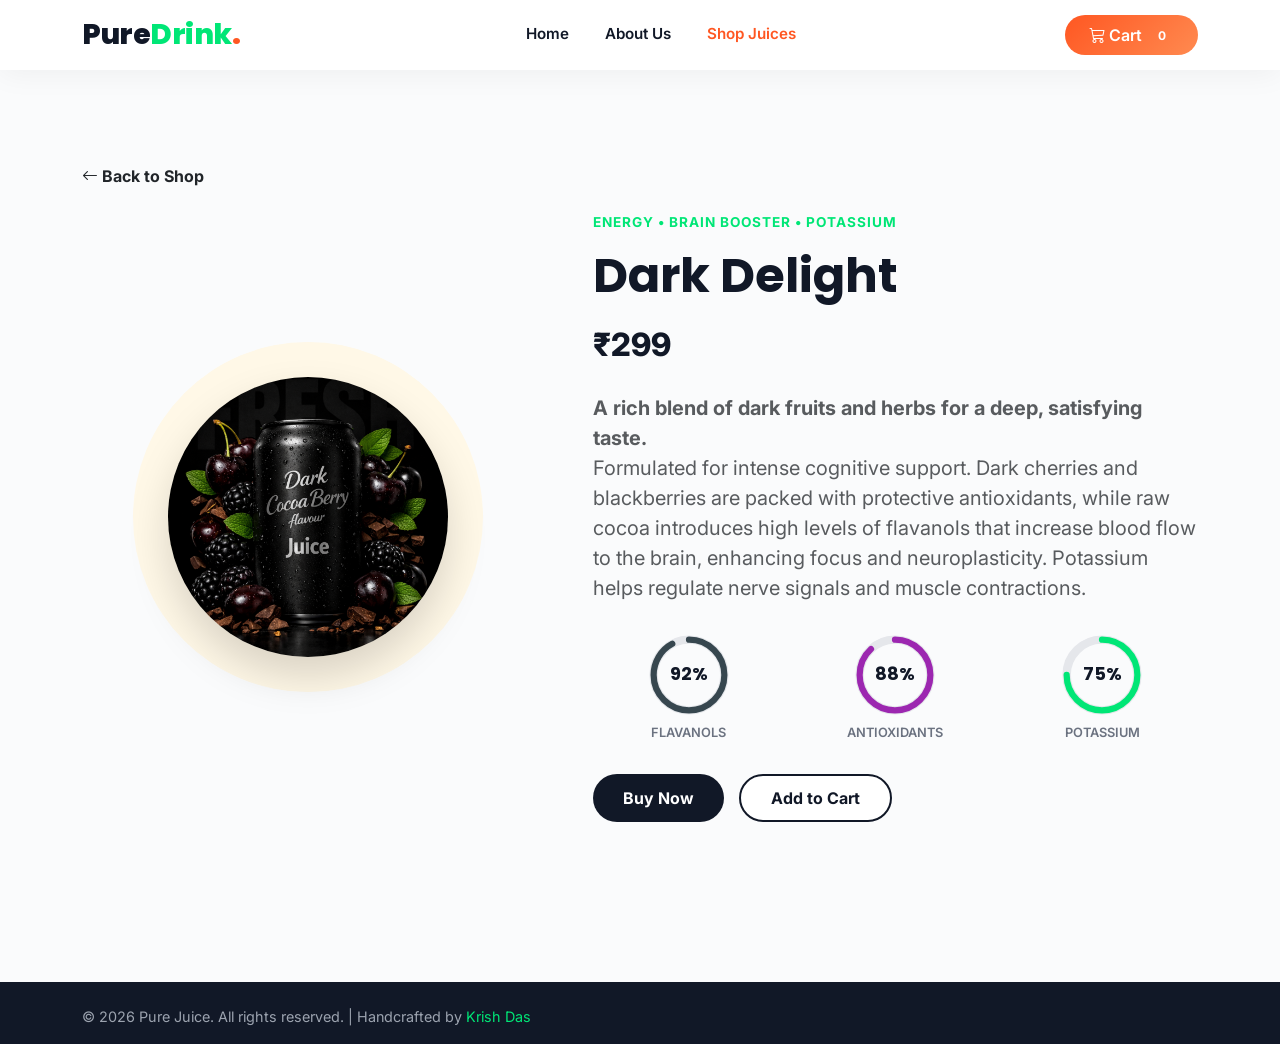
<file: benefit_4.html>
<!DOCTYPE html>
<html lang="en">
<head>
    <meta charset="UTF-8">
    <meta name="viewport" content="width=device-width, initial-scale=1.0">
    <title>White Burst Benefits | Pure Juice</title>
    
    <link rel="preconnect" href="https://fonts.googleapis.com">
    <link rel="preconnect" href="https://fonts.gstatic.com" crossorigin>
    <link href="https://fonts.googleapis.com/css2?family=Inter:wght@400;500;600&family=Poppins:wght@500;700;800&display=swap" rel="stylesheet">
    <link href="https://cdn.jsdelivr.net/npm/bootstrap@5.3.0/dist/css/bootstrap.min.css" rel="stylesheet">
    <link rel="stylesheet" href="https://cdn.jsdelivr.net/npm/bootstrap-icons@1.10.5/font/bootstrap-icons.css">
    
    <style>
        :root {
            --brand-primary: #FF5722;
            --brand-secondary: #00E676;
            --bg-color: #FAFBFC;
            --text-dark: #111827;
            --text-muted: #6B7280;
        }

        body {
            background-color: var(--bg-color);
            color: var(--text-dark);
            font-family: 'Inter', sans-serif; 
            padding-top: 100px; /* Space for fixed navbar */
        }

        h1, h2, h3, h4, h5, h6, .navbar-brand { font-family: 'Poppins', sans-serif; }

        /* Navbar */
        .navbar { background: rgba(255, 255, 255, 0.95); backdrop-filter: blur(12px); box-shadow: 0 4px 30px rgba(0, 0, 0, 0.05); border-bottom: 1px solid rgba(255, 255, 255, 0.3); }
        .navbar-brand { font-weight: 800; font-size: 1.8rem; letter-spacing: -0.5px; color: var(--text-dark) !important; }
        .brand-dot { color: var(--brand-primary); }
        .nav-link { font-weight: 600; font-size: 0.95rem; color: var(--text-dark) !important; margin: 0 10px;}
        .nav-link:hover, .nav-link.active { color: var(--brand-primary) !important; }
        .btn-cart { background: linear-gradient(135deg, var(--brand-primary), #FF8A50); color: white !important; border: none; padding: 8px 24px; font-weight: 600; border-radius: 50px; }

        /* Product Section Styles */
        .benefit-section { padding: 4rem 0 6rem 0; }
        .product-visual { position: relative; display: flex; justify-content: center; align-items: center; padding: 2rem; }
        .circle-backdrop { width: 350px; height: 350px; border-radius: 50%; position: absolute; z-index: 0; background: #F3F4F6; } /* Change this background color for other pages */
        .product-img { z-index: 1; width: 280px; height: 280px; object-fit: cover; border-radius: 50%; box-shadow: 0 20px 40px rgba(0,0,0,0.15); transition: transform 0.5s ease; }
        .product-img:hover { transform: scale(1.05) rotate(3deg); }
        
        .tags { font-size: 0.85rem; color: var(--brand-secondary); font-weight: 700; text-transform: uppercase; letter-spacing: 1px; margin-bottom: 15px; }
        .price { font-size: 2rem; font-weight: 800; margin-bottom: 1.5rem; }

        /* SVG Charts */
        .chart-grid { display: grid; grid-template-columns: repeat(3, 1fr); gap: 15px; margin: 2rem 0; }
        .chart-box { text-align: center; }
        .circular-chart { display: block; margin: 0 auto; max-width: 80px; max-height: 80px; }
        .circle-bg { fill: none; stroke: #E5E7EB; stroke-width: 3.8; }
        .circle { fill: none; stroke-width: 2.8; stroke-linecap: round; stroke-dasharray: 0, 100; transition: stroke-dasharray 1.5s ease-out; }
        
        .chart-orange { stroke: #FF5722; }
        .chart-green { stroke: #00E676; }
        .chart-purple { stroke: #9C27B0; }
        .chart-red { stroke: #E91E63; }
        .chart-blue { stroke: #2196F3; }
        .chart-dark { stroke: #37474F; }

        .percentage { fill: var(--text-dark); font-family: 'Poppins', sans-serif; font-size: 0.5em; text-anchor: middle; font-weight: 700; }
        .chart-label { font-size: 0.8rem; font-weight: 600; color: var(--text-muted); margin-top: 8px; text-transform: uppercase; }

        /* Buttons */
        .btn-group-custom { display: flex; gap: 15px; align-items: center; flex-wrap: wrap; }
        .btn-buy { background-color: var(--text-dark); color: white; border: none; border-radius: 50px; padding: 12px 30px; font-weight: 700; transition: transform 0.2s; }
        .btn-buy:hover { transform: scale(1.05); color: white; }
        .btn-add { background-color: white; color: var(--text-dark); border: 2px solid var(--text-dark); border-radius: 50px; padding: 10px 30px; font-weight: 700; transition: all 0.2s; }
        .btn-add:hover { background-color: var(--text-dark); color: white; }
        .qty-ui { display: none; align-items: center; background: #F3F4F6; border-radius: 50px; padding: 5px 15px; border: 2px solid var(--text-dark); }
        .qty-btn { background: none; border: none; font-size: 1.5rem; font-weight: 700; padding: 0 10px; cursor: pointer; }
        .qty-val { font-weight: 800; font-size: 1.2rem; min-width: 30px; text-align: center; font-family: 'Poppins', sans-serif; }

        /* Footer */
        .footer-custom { background-color: var(--text-dark); color: white; font-family: 'Inter', sans-serif; margin-top: 4rem;}
        .blue { color: var(--brand-secondary); }
        .social-icon { color: white; font-size: 1rem; transition: color 0.3s, transform 0.3s; display: inline-block; }
        .social-icon:hover { color: var(--brand-secondary); transform: scale(1.2); }
    </style>
</head>
<body>

    <!-- Navbar -->
    <nav class="navbar navbar-expand-lg fixed-top">
        <div class="container">
            <a class="navbar-brand" href="index.html">Pure<span class="blue">Drink</span><span class="brand-dot">.</span></a>
            <button class="navbar-toggler border-0" type="button" data-bs-toggle="collapse" data-bs-target="#navbarNav"><i class="bi bi-list fs-1 text-dark"></i></button>
            <div class="collapse navbar-collapse" id="navbarNav">
                <ul class="navbar-nav mx-auto">
                    <li class="nav-item"><a class="nav-link" href="index.html">Home</a></li>
                    <li class="nav-item"><a class="nav-link" href="about.html">About Us</a></li>
                    <li class="nav-item"><a class="nav-link active" href="products.html">Shop Juices</a></li>
                </ul>
                <a href="noPG.html" class="btn btn-cart">
                    <i class="bi bi-cart3"></i> Cart <span id="nav-cart-counter" class="badge rounded-pill cart-badge ms-1">0</span>
                </a>
            </div>
        </div>
    </nav>

    <!-- PRODUCT SECTION STARTS HERE -->
    <section class="benefit-section">
        <div class="container">
            <a href="shop.html" class="text-decoration-none text-dark fw-bold mb-4 d-inline-block"><i class="bi bi-arrow-left"></i> Back to Shop</a>
            <div class="row align-items-center">
                <div class="col-lg-5 mb-5 mb-lg-0">
                    <div class="product-visual">
                        <div class="circle-backdrop" style="background: #FFF8E7;"></div>
                        <img src="./images/black.png" alt="Dark Delight Can" class="product-img">
                    </div>
                </div>
                <div class="col-lg-7 ps-lg-5">
                    <p class="tags">Energy • Brain Booster • Potassium</p>
                    <h2 class="display-5 fw-bold mb-3">Dark Delight</h2>
                    <p class="price">₹299</p>
                    <p class="text-muted fs-5 mb-4">
                        <strong>A rich blend of dark fruits and herbs for a deep, satisfying taste.</strong><br>
                        Formulated for intense cognitive support. Dark cherries and blackberries are packed with protective antioxidants, while raw cocoa introduces high levels of flavanols that increase blood flow to the brain, enhancing focus and neuroplasticity. Potassium helps regulate nerve signals and muscle contractions.
                    </p>

                    <div class="chart-grid">
                        <div class="chart-box">
                            <svg viewBox="0 0 36 36" class="circular-chart">
                                <path class="circle-bg" d="M18 2.0845 a 15.9155 15.9155 0 0 1 0 31.831 a 15.9155 15.9155 0 0 1 0 -31.831" />
                                <path class="circle chart-dark" data-percentage="92" d="M18 2.0845 a 15.9155 15.9155 0 0 1 0 31.831 a 15.9155 15.9155 0 0 1 0 -31.831" />
                                <text x="18" y="20.35" class="percentage">92%</text>
                            </svg>
                            <div class="chart-label">Flavanols</div>
                        </div>
                        <div class="chart-box">
                            <svg viewBox="0 0 36 36" class="circular-chart">
                                <path class="circle-bg" d="M18 2.0845 a 15.9155 15.9155 0 0 1 0 31.831 a 15.9155 15.9155 0 0 1 0 -31.831" />
                                <path class="circle chart-purple" data-percentage="88" d="M18 2.0845 a 15.9155 15.9155 0 0 1 0 31.831 a 15.9155 15.9155 0 0 1 0 -31.831" />
                                <text x="18" y="20.35" class="percentage">88%</text>
                            </svg>
                            <div class="chart-label">Antioxidants</div>
                        </div>
                        <div class="chart-box">
                            <svg viewBox="0 0 36 36" class="circular-chart">
                                <path class="circle-bg" d="M18 2.0845 a 15.9155 15.9155 0 0 1 0 31.831 a 15.9155 15.9155 0 0 1 0 -31.831" />
                                <path class="circle chart-green" data-percentage="75" d="M18 2.0845 a 15.9155 15.9155 0 0 1 0 31.831 a 15.9155 15.9155 0 0 1 0 -31.831" />
                                <text x="18" y="20.35" class="percentage">75%</text>
                            </svg>
                            <div class="chart-label">Potassium</div>
                        </div>
                    </div>

                    <div class="btn-group-custom mt-4">
                        <button class="btn-buy" onclick="window.location.href='payment.html'">Buy Now</button>
                        <button class="btn-add" id="add-btn-single" onclick="activateCart()">Add to Cart</button>
                        <div class="qty-ui" id="qty-ui-single">
                            <button class="qty-btn" onclick="updateQty(-1)">-</button>
                            <span class="qty-val" id="qty-val-single">1</span>
                            <button class="qty-btn" onclick="updateQty(1)">+</button>
                        </div>
                    </div>
                </div>
            </div>
        </div>
    </section>
    <!-- PRODUCT SECTION ENDS HERE -->

    <!-- Footer -->
    <footer class="footer-custom pt-4 pb-3">
        <div class="container text-center text-md-start">
            <p class="mb-0" style="color: #9CA3AF; font-size: 0.9rem;">&copy; 2026 Pure Juice. All rights reserved. | Handcrafted by <span class="blue">Krish Das</span></p>
        </div>
    </footer>

    <script src="https://cdn.jsdelivr.net/npm/bootstrap@5.3.0/dist/js/bootstrap.bundle.min.js"></script>
    <script>
        // Cart Logic tailored for a single page
        let currentLocalQty = 0;
        function updateCartDisplay() { document.getElementById('nav-cart-counter').innerText = currentLocalQty; }

        function activateCart() {
            document.getElementById('add-btn-single').style.display = 'none';
            document.getElementById('qty-ui-single').style.display = 'flex';
            currentLocalQty = 1;
            document.getElementById('qty-val-single').innerText = currentLocalQty;
            updateCartDisplay();
        }

        function updateQty(change) {
            currentLocalQty += change;
            if (currentLocalQty <= 0) {
                currentLocalQty = 0;
                document.getElementById('qty-val-single').innerText = "1"; 
                document.getElementById('qty-ui-single').style.display = 'none';
                document.getElementById('add-btn-single').style.display = 'block';
            } else {
                document.getElementById('qty-val-single').innerText = currentLocalQty;
            }
            updateCartDisplay();
        }

        // Chart Animation Logic
        document.addEventListener("DOMContentLoaded", function() {
            const circles = document.querySelectorAll('.circle');
            const observer = new IntersectionObserver((entries) => {
                entries.forEach(entry => {
                    if (entry.isIntersecting) {
                        let path = entry.target;
                        let percentage = path.getAttribute('data-percentage');
                        path.style.strokeDasharray = `${percentage}, 100`;
                        observer.unobserve(path); 
                    }
                });
            }, { threshold: 0.5 });
            circles.forEach(circle => observer.observe(circle));
        });
    </script>
</body>
</html>
</file>
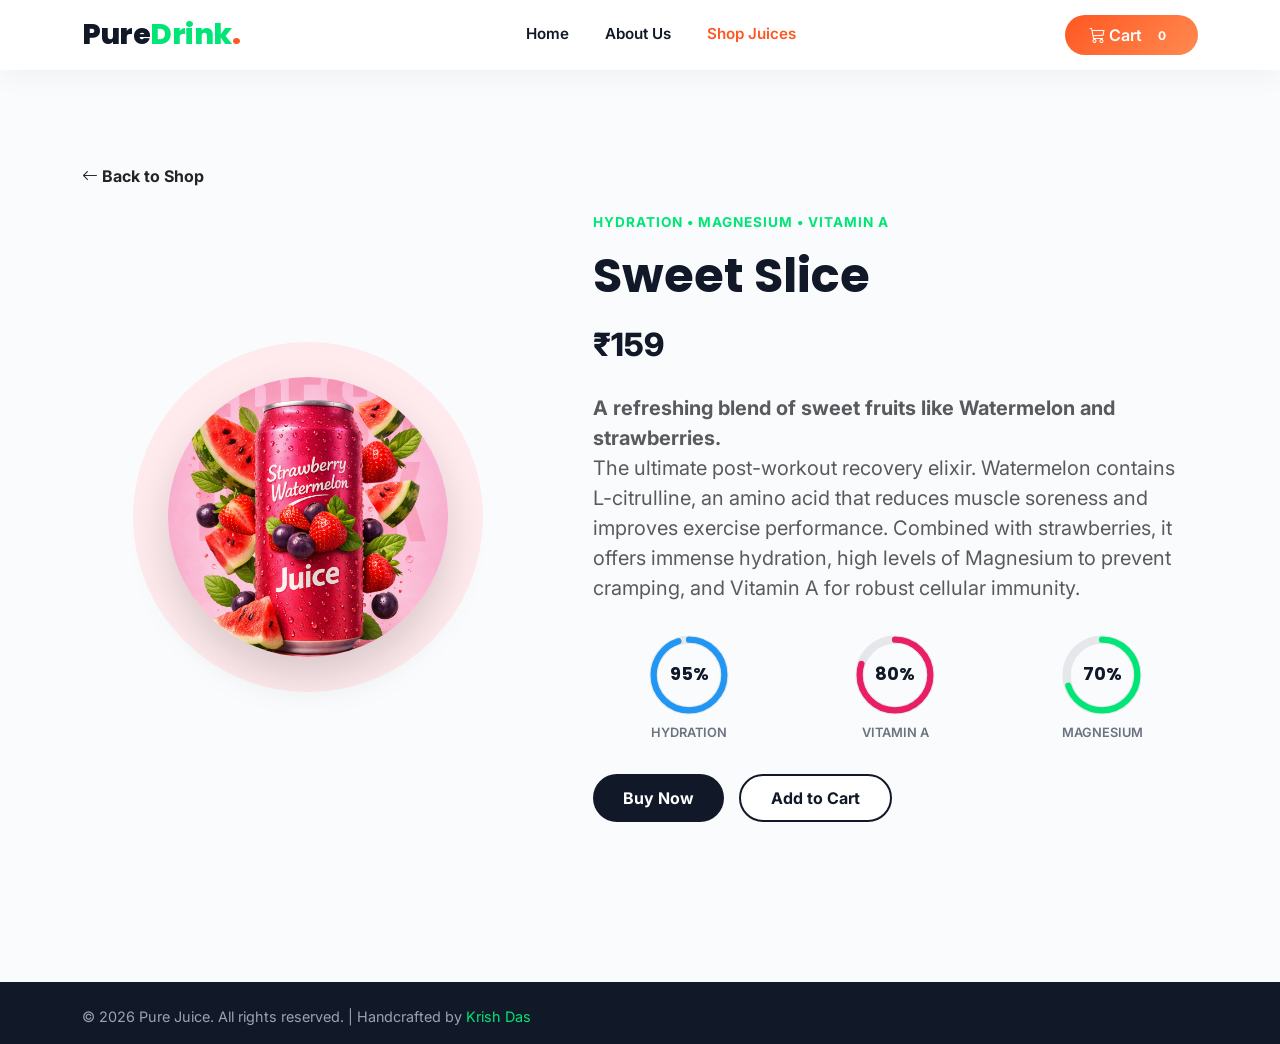
<file: benefit_5.html>
<!DOCTYPE html>
<html lang="en">
<head>
    <meta charset="UTF-8">
    <meta name="viewport" content="width=device-width, initial-scale=1.0">
    <title>White Burst Benefits | Pure Juice</title>
    
    <link rel="preconnect" href="https://fonts.googleapis.com">
    <link rel="preconnect" href="https://fonts.gstatic.com" crossorigin>
    <link href="https://fonts.googleapis.com/css2?family=Inter:wght@400;500;600&family=Poppins:wght@500;700;800&display=swap" rel="stylesheet">
    <link href="https://cdn.jsdelivr.net/npm/bootstrap@5.3.0/dist/css/bootstrap.min.css" rel="stylesheet">
    <link rel="stylesheet" href="https://cdn.jsdelivr.net/npm/bootstrap-icons@1.10.5/font/bootstrap-icons.css">
    
    <style>
        :root {
            --brand-primary: #FF5722;
            --brand-secondary: #00E676;
            --bg-color: #FAFBFC;
            --text-dark: #111827;
            --text-muted: #6B7280;
        }

        body {
            background-color: var(--bg-color);
            color: var(--text-dark);
            font-family: 'Inter', sans-serif; 
            padding-top: 100px; /* Space for fixed navbar */
        }

        h1, h2, h3, h4, h5, h6, .navbar-brand { font-family: 'Poppins', sans-serif; }

        /* Navbar */
        .navbar { background: rgba(255, 255, 255, 0.95); backdrop-filter: blur(12px); box-shadow: 0 4px 30px rgba(0, 0, 0, 0.05); border-bottom: 1px solid rgba(255, 255, 255, 0.3); }
        .navbar-brand { font-weight: 800; font-size: 1.8rem; letter-spacing: -0.5px; color: var(--text-dark) !important; }
        .brand-dot { color: var(--brand-primary); }
        .nav-link { font-weight: 600; font-size: 0.95rem; color: var(--text-dark) !important; margin: 0 10px;}
        .nav-link:hover, .nav-link.active { color: var(--brand-primary) !important; }
        .btn-cart { background: linear-gradient(135deg, var(--brand-primary), #FF8A50); color: white !important; border: none; padding: 8px 24px; font-weight: 600; border-radius: 50px; }

        /* Product Section Styles */
        .benefit-section { padding: 4rem 0 6rem 0; }
        .product-visual { position: relative; display: flex; justify-content: center; align-items: center; padding: 2rem; }
        .circle-backdrop { width: 350px; height: 350px; border-radius: 50%; position: absolute; z-index: 0; background: #F3F4F6; } /* Change this background color for other pages */
        .product-img { z-index: 1; width: 280px; height: 280px; object-fit: cover; border-radius: 50%; box-shadow: 0 20px 40px rgba(0,0,0,0.15); transition: transform 0.5s ease; }
        .product-img:hover { transform: scale(1.05) rotate(3deg); }
        
        .tags { font-size: 0.85rem; color: var(--brand-secondary); font-weight: 700; text-transform: uppercase; letter-spacing: 1px; margin-bottom: 15px; }
        .price { font-size: 2rem; font-weight: 800; margin-bottom: 1.5rem; }

        /* SVG Charts */
        .chart-grid { display: grid; grid-template-columns: repeat(3, 1fr); gap: 15px; margin: 2rem 0; }
        .chart-box { text-align: center; }
        .circular-chart { display: block; margin: 0 auto; max-width: 80px; max-height: 80px; }
        .circle-bg { fill: none; stroke: #E5E7EB; stroke-width: 3.8; }
        .circle { fill: none; stroke-width: 2.8; stroke-linecap: round; stroke-dasharray: 0, 100; transition: stroke-dasharray 1.5s ease-out; }
        
        .chart-orange { stroke: #FF5722; }
        .chart-green { stroke: #00E676; }
        .chart-purple { stroke: #9C27B0; }
        .chart-red { stroke: #E91E63; }
        .chart-blue { stroke: #2196F3; }
        .chart-dark { stroke: #37474F; }

        .percentage { fill: var(--text-dark); font-family: 'Poppins', sans-serif; font-size: 0.5em; text-anchor: middle; font-weight: 700; }
        .chart-label { font-size: 0.8rem; font-weight: 600; color: var(--text-muted); margin-top: 8px; text-transform: uppercase; }

        /* Buttons */
        .btn-group-custom { display: flex; gap: 15px; align-items: center; flex-wrap: wrap; }
        .btn-buy { background-color: var(--text-dark); color: white; border: none; border-radius: 50px; padding: 12px 30px; font-weight: 700; transition: transform 0.2s; }
        .btn-buy:hover { transform: scale(1.05); color: white; }
        .btn-add { background-color: white; color: var(--text-dark); border: 2px solid var(--text-dark); border-radius: 50px; padding: 10px 30px; font-weight: 700; transition: all 0.2s; }
        .btn-add:hover { background-color: var(--text-dark); color: white; }
        .qty-ui { display: none; align-items: center; background: #F3F4F6; border-radius: 50px; padding: 5px 15px; border: 2px solid var(--text-dark); }
        .qty-btn { background: none; border: none; font-size: 1.5rem; font-weight: 700; padding: 0 10px; cursor: pointer; }
        .qty-val { font-weight: 800; font-size: 1.2rem; min-width: 30px; text-align: center; font-family: 'Poppins', sans-serif; }

        /* Footer */
        .footer-custom { background-color: var(--text-dark); color: white; font-family: 'Inter', sans-serif; margin-top: 4rem;}
        .blue { color: var(--brand-secondary); }
        .social-icon { color: white; font-size: 1rem; transition: color 0.3s, transform 0.3s; display: inline-block; }
        .social-icon:hover { color: var(--brand-secondary); transform: scale(1.2); }
    </style>
</head>
<body>

    <!-- Navbar -->
    <nav class="navbar navbar-expand-lg fixed-top">
        <div class="container">
            <a class="navbar-brand" href="index.html">Pure<span class="blue">Drink</span><span class="brand-dot">.</span></a>
            <button class="navbar-toggler border-0" type="button" data-bs-toggle="collapse" data-bs-target="#navbarNav"><i class="bi bi-list fs-1 text-dark"></i></button>
            <div class="collapse navbar-collapse" id="navbarNav">
                <ul class="navbar-nav mx-auto">
                    <li class="nav-item"><a class="nav-link" href="index.html">Home</a></li>
                    <li class="nav-item"><a class="nav-link" href="about.html">About Us</a></li>
                    <li class="nav-item"><a class="nav-link active" href="products.html">Shop Juices</a></li>
                </ul>
                <a href="noPG.html" class="btn btn-cart">
                    <i class="bi bi-cart3"></i> Cart <span id="nav-cart-counter" class="badge rounded-pill cart-badge ms-1">0</span>
                </a>
            </div>
        </div>
    </nav>

    <!-- PRODUCT SECTION STARTS HERE -->
   <section class="benefit-section">
        <div class="container">
            <a href="shop.html" class="text-decoration-none text-dark fw-bold mb-4 d-inline-block"><i class="bi bi-arrow-left"></i> Back to Shop</a>
            <div class="row align-items-center">
                <div class="col-lg-5 mb-5 mb-lg-0">
                    <div class="product-visual">
                        <div class="circle-backdrop" style="background: #FFEBEE;"></div>
                        <img src="./images/pink.png" alt="Sweet Slice Can" class="product-img">
                    </div>
                </div>
                <div class="col-lg-7 ps-lg-5">
                    <p class="tags">Hydration • Magnesium • Vitamin A</p>
                    <h2 class="display-5 fw-bold mb-3">Sweet Slice</h2>
                    <p class="price">₹159</p>
                    <p class="text-muted fs-5 mb-4">
                        <strong>A refreshing blend of sweet fruits like Watermelon and strawberries.</strong><br>
                        The ultimate post-workout recovery elixir. Watermelon contains L-citrulline, an amino acid that reduces muscle soreness and improves exercise performance. Combined with strawberries, it offers immense hydration, high levels of Magnesium to prevent cramping, and Vitamin A for robust cellular immunity.
                    </p>

                    <div class="chart-grid">
                        <div class="chart-box">
                            <svg viewBox="0 0 36 36" class="circular-chart">
                                <path class="circle-bg" d="M18 2.0845 a 15.9155 15.9155 0 0 1 0 31.831 a 15.9155 15.9155 0 0 1 0 -31.831" />
                                <path class="circle chart-blue" data-percentage="95" d="M18 2.0845 a 15.9155 15.9155 0 0 1 0 31.831 a 15.9155 15.9155 0 0 1 0 -31.831" />
                                <text x="18" y="20.35" class="percentage">95%</text>
                            </svg>
                            <div class="chart-label">Hydration</div>
                        </div>
                        <div class="chart-box">
                            <svg viewBox="0 0 36 36" class="circular-chart">
                                <path class="circle-bg" d="M18 2.0845 a 15.9155 15.9155 0 0 1 0 31.831 a 15.9155 15.9155 0 0 1 0 -31.831" />
                                <path class="circle chart-red" data-percentage="80" d="M18 2.0845 a 15.9155 15.9155 0 0 1 0 31.831 a 15.9155 15.9155 0 0 1 0 -31.831" />
                                <text x="18" y="20.35" class="percentage">80%</text>
                            </svg>
                            <div class="chart-label">Vitamin A</div>
                        </div>
                        <div class="chart-box">
                            <svg viewBox="0 0 36 36" class="circular-chart">
                                <path class="circle-bg" d="M18 2.0845 a 15.9155 15.9155 0 0 1 0 31.831 a 15.9155 15.9155 0 0 1 0 -31.831" />
                                <path class="circle chart-green" data-percentage="70" d="M18 2.0845 a 15.9155 15.9155 0 0 1 0 31.831 a 15.9155 15.9155 0 0 1 0 -31.831" />
                                <text x="18" y="20.35" class="percentage">70%</text>
                            </svg>
                            <div class="chart-label">Magnesium</div>
                        </div>
                    </div>

                    <div class="btn-group-custom mt-4">
                        <button class="btn-buy" onclick="window.location.href='payment.html'">Buy Now</button>
                        <button class="btn-add" id="add-btn-single" onclick="activateCart()">Add to Cart</button>
                        <div class="qty-ui" id="qty-ui-single">
                            <button class="qty-btn" onclick="updateQty(-1)">-</button>
                            <span class="qty-val" id="qty-val-single">1</span>
                            <button class="qty-btn" onclick="updateQty(1)">+</button>
                        </div>
                    </div>
                </div>
            </div>
        </div>
    </section>
                       
    <!-- PRODUCT SECTION ENDS HERE -->

    <!-- Footer -->
    <footer class="footer-custom pt-4 pb-3">
        <div class="container text-center text-md-start">
            <p class="mb-0" style="color: #9CA3AF; font-size: 0.9rem;">&copy; 2026 Pure Juice. All rights reserved. | Handcrafted by <span class="blue">Krish Das</span></p>
        </div>
    </footer>

    <script src="https://cdn.jsdelivr.net/npm/bootstrap@5.3.0/dist/js/bootstrap.bundle.min.js"></script>
    <script>
        // Cart Logic tailored for a single page
        let currentLocalQty = 0;
        function updateCartDisplay() { document.getElementById('nav-cart-counter').innerText = currentLocalQty; }

        function activateCart() {
            document.getElementById('add-btn-single').style.display = 'none';
            document.getElementById('qty-ui-single').style.display = 'flex';
            currentLocalQty = 1;
            document.getElementById('qty-val-single').innerText = currentLocalQty;
            updateCartDisplay();
        }

        function updateQty(change) {
            currentLocalQty += change;
            if (currentLocalQty <= 0) {
                currentLocalQty = 0;
                document.getElementById('qty-val-single').innerText = "1"; 
                document.getElementById('qty-ui-single').style.display = 'none';
                document.getElementById('add-btn-single').style.display = 'block';
            } else {
                document.getElementById('qty-val-single').innerText = currentLocalQty;
            }
            updateCartDisplay();
        }

        // Chart Animation Logic
        document.addEventListener("DOMContentLoaded", function() {
            const circles = document.querySelectorAll('.circle');
            const observer = new IntersectionObserver((entries) => {
                entries.forEach(entry => {
                    if (entry.isIntersecting) {
                        let path = entry.target;
                        let percentage = path.getAttribute('data-percentage');
                        path.style.strokeDasharray = `${percentage}, 100`;
                        observer.unobserve(path); 
                    }
                });
            }, { threshold: 0.5 });
            circles.forEach(circle => observer.observe(circle));
        });
    </script>
</body>
</html>
</file>
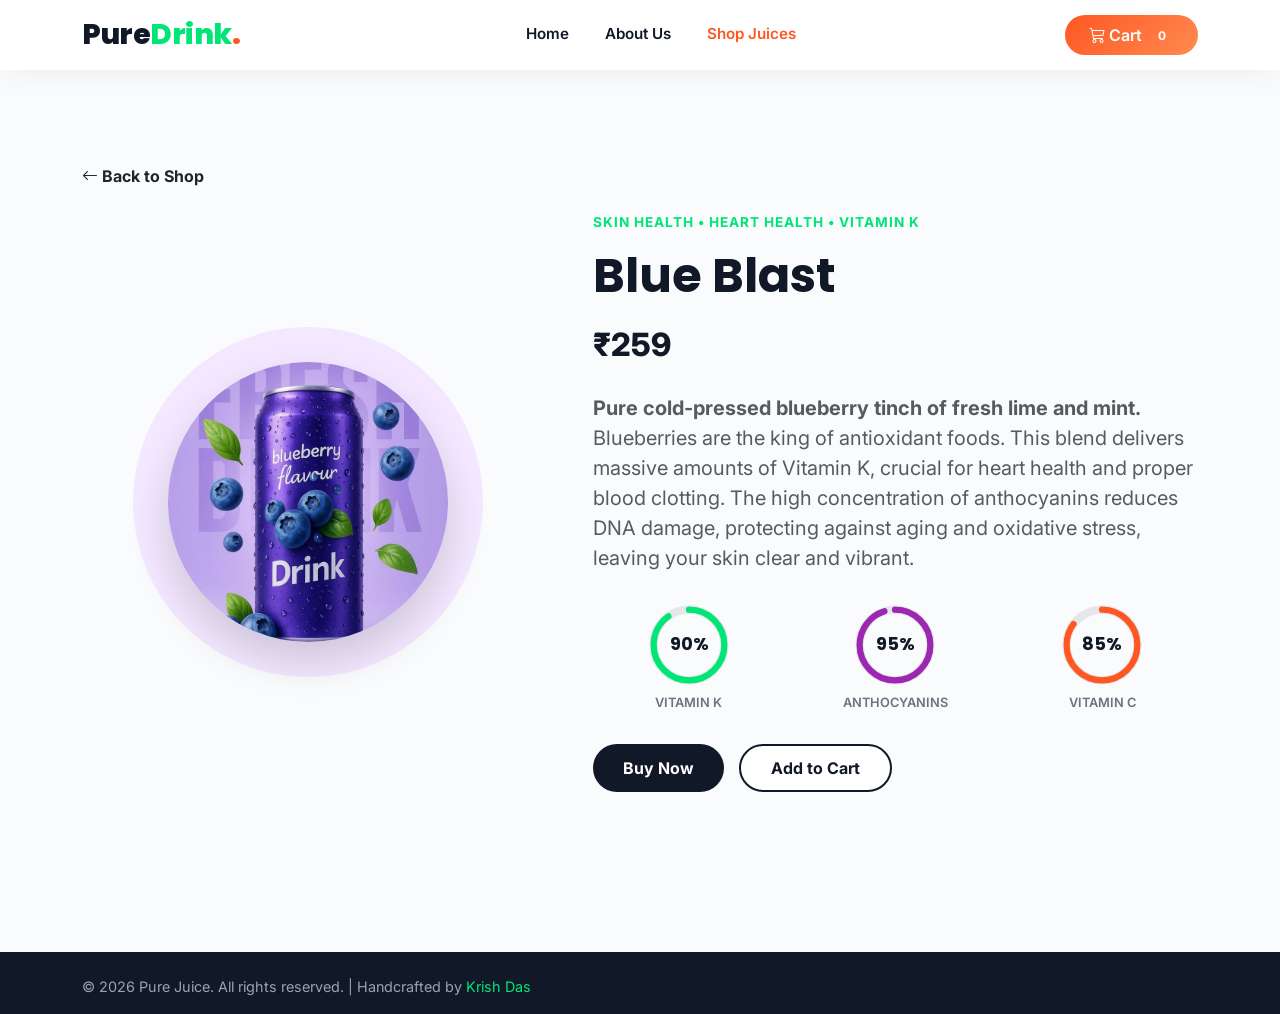
<file: benefit_6.html>
<!DOCTYPE html>
<html lang="en">
<head>
    <meta charset="UTF-8">
    <meta name="viewport" content="width=device-width, initial-scale=1.0">
    <title>White Burst Benefits | Pure Juice</title>
    
    <link rel="preconnect" href="https://fonts.googleapis.com">
    <link rel="preconnect" href="https://fonts.gstatic.com" crossorigin>
    <link href="https://fonts.googleapis.com/css2?family=Inter:wght@400;500;600&family=Poppins:wght@500;700;800&display=swap" rel="stylesheet">
    <link href="https://cdn.jsdelivr.net/npm/bootstrap@5.3.0/dist/css/bootstrap.min.css" rel="stylesheet">
    <link rel="stylesheet" href="https://cdn.jsdelivr.net/npm/bootstrap-icons@1.10.5/font/bootstrap-icons.css">
    
    <style>
        :root {
            --brand-primary: #FF5722;
            --brand-secondary: #00E676;
            --bg-color: #FAFBFC;
            --text-dark: #111827;
            --text-muted: #6B7280;
        }

        body {
            background-color: var(--bg-color);
            color: var(--text-dark);
            font-family: 'Inter', sans-serif; 
            padding-top: 100px; /* Space for fixed navbar */
        }

        h1, h2, h3, h4, h5, h6, .navbar-brand { font-family: 'Poppins', sans-serif; }

        /* Navbar */
        .navbar { background: rgba(255, 255, 255, 0.95); backdrop-filter: blur(12px); box-shadow: 0 4px 30px rgba(0, 0, 0, 0.05); border-bottom: 1px solid rgba(255, 255, 255, 0.3); }
        .navbar-brand { font-weight: 800; font-size: 1.8rem; letter-spacing: -0.5px; color: var(--text-dark) !important; }
        .brand-dot { color: var(--brand-primary); }
        .nav-link { font-weight: 600; font-size: 0.95rem; color: var(--text-dark) !important; margin: 0 10px;}
        .nav-link:hover, .nav-link.active { color: var(--brand-primary) !important; }
        .btn-cart { background: linear-gradient(135deg, var(--brand-primary), #FF8A50); color: white !important; border: none; padding: 8px 24px; font-weight: 600; border-radius: 50px; }

        /* Product Section Styles */
        .benefit-section { padding: 4rem 0 6rem 0; }
        .product-visual { position: relative; display: flex; justify-content: center; align-items: center; padding: 2rem; }
        .circle-backdrop { width: 350px; height: 350px; border-radius: 50%; position: absolute; z-index: 0; background: #F3F4F6; } /* Change this background color for other pages */
        .product-img { z-index: 1; width: 280px; height: 280px; object-fit: cover; border-radius: 50%; box-shadow: 0 20px 40px rgba(0,0,0,0.15); transition: transform 0.5s ease; }
        .product-img:hover { transform: scale(1.05) rotate(3deg); }
        
        .tags { font-size: 0.85rem; color: var(--brand-secondary); font-weight: 700; text-transform: uppercase; letter-spacing: 1px; margin-bottom: 15px; }
        .price { font-size: 2rem; font-weight: 800; margin-bottom: 1.5rem; }

        /* SVG Charts */
        .chart-grid { display: grid; grid-template-columns: repeat(3, 1fr); gap: 15px; margin: 2rem 0; }
        .chart-box { text-align: center; }
        .circular-chart { display: block; margin: 0 auto; max-width: 80px; max-height: 80px; }
        .circle-bg { fill: none; stroke: #E5E7EB; stroke-width: 3.8; }
        .circle { fill: none; stroke-width: 2.8; stroke-linecap: round; stroke-dasharray: 0, 100; transition: stroke-dasharray 1.5s ease-out; }
        
        .chart-orange { stroke: #FF5722; }
        .chart-green { stroke: #00E676; }
        .chart-purple { stroke: #9C27B0; }
        .chart-red { stroke: #E91E63; }
        .chart-blue { stroke: #2196F3; }
        .chart-dark { stroke: #37474F; }

        .percentage { fill: var(--text-dark); font-family: 'Poppins', sans-serif; font-size: 0.5em; text-anchor: middle; font-weight: 700; }
        .chart-label { font-size: 0.8rem; font-weight: 600; color: var(--text-muted); margin-top: 8px; text-transform: uppercase; }

        /* Buttons */
        .btn-group-custom { display: flex; gap: 15px; align-items: center; flex-wrap: wrap; }
        .btn-buy { background-color: var(--text-dark); color: white; border: none; border-radius: 50px; padding: 12px 30px; font-weight: 700; transition: transform 0.2s; }
        .btn-buy:hover { transform: scale(1.05); color: white; }
        .btn-add { background-color: white; color: var(--text-dark); border: 2px solid var(--text-dark); border-radius: 50px; padding: 10px 30px; font-weight: 700; transition: all 0.2s; }
        .btn-add:hover { background-color: var(--text-dark); color: white; }
        .qty-ui { display: none; align-items: center; background: #F3F4F6; border-radius: 50px; padding: 5px 15px; border: 2px solid var(--text-dark); }
        .qty-btn { background: none; border: none; font-size: 1.5rem; font-weight: 700; padding: 0 10px; cursor: pointer; }
        .qty-val { font-weight: 800; font-size: 1.2rem; min-width: 30px; text-align: center; font-family: 'Poppins', sans-serif; }

        /* Footer */
        .footer-custom { background-color: var(--text-dark); color: white; font-family: 'Inter', sans-serif; margin-top: 4rem;}
        .blue { color: var(--brand-secondary); }
        .social-icon { color: white; font-size: 1rem; transition: color 0.3s, transform 0.3s; display: inline-block; }
        .social-icon:hover { color: var(--brand-secondary); transform: scale(1.2); }
    </style>
</head>
<body>

    <!-- Navbar -->
    <nav class="navbar navbar-expand-lg fixed-top">
        <div class="container">
            <a class="navbar-brand" href="index.html">Pure<span class="blue">Drink</span><span class="brand-dot">.</span></a>
            <button class="navbar-toggler border-0" type="button" data-bs-toggle="collapse" data-bs-target="#navbarNav"><i class="bi bi-list fs-1 text-dark"></i></button>
            <div class="collapse navbar-collapse" id="navbarNav">
                <ul class="navbar-nav mx-auto">
                    <li class="nav-item"><a class="nav-link" href="index.html">Home</a></li>
                    <li class="nav-item"><a class="nav-link" href="about.html">About Us</a></li>
                    <li class="nav-item"><a class="nav-link active" href="products.html">Shop Juices</a></li>
                </ul>
                <a href="noPG.html" class="btn btn-cart">
                    <i class="bi bi-cart3"></i> Cart <span id="nav-cart-counter" class="badge rounded-pill cart-badge ms-1">0</span>
                </a>
            </div>
        </div>
    </nav>

    <!-- PRODUCT SECTION STARTS HERE -->
  <section class="benefit-section">
        <div class="container">
            <a href="shop.html" class="text-decoration-none text-dark fw-bold mb-4 d-inline-block"><i class="bi bi-arrow-left"></i> Back to Shop</a>
            <div class="row align-items-center">
                <div class="col-lg-5 mb-5 mb-lg-0">
                    <div class="product-visual">
                        <div class="circle-backdrop" style="background: #F3E8FF;"></div>
                        <img src="./images/blue.jpeg" alt="Blue Blast Can" class="product-img">
                    </div>
                </div>
                <div class="col-lg-7 ps-lg-5">
                    <p class="tags">Skin Health • Heart Health • Vitamin K</p>
                    <h2 class="display-5 fw-bold mb-3">Blue Blast</h2>
                    <p class="price">₹259</p>
                    <p class="text-muted fs-5 mb-4">
                        <strong>Pure cold-pressed blueberry tinch of fresh lime and mint.</strong><br>
                        Blueberries are the king of antioxidant foods. This blend delivers massive amounts of Vitamin K, crucial for heart health and proper blood clotting. The high concentration of anthocyanins reduces DNA damage, protecting against aging and oxidative stress, leaving your skin clear and vibrant.
                    </p>

                    <div class="chart-grid">
                        <div class="chart-box">
                            <svg viewBox="0 0 36 36" class="circular-chart">
                                <path class="circle-bg" d="M18 2.0845 a 15.9155 15.9155 0 0 1 0 31.831 a 15.9155 15.9155 0 0 1 0 -31.831" />
                                <path class="circle chart-green" data-percentage="90" d="M18 2.0845 a 15.9155 15.9155 0 0 1 0 31.831 a 15.9155 15.9155 0 0 1 0 -31.831" />
                                <text x="18" y="20.35" class="percentage">90%</text>
                            </svg>
                            <div class="chart-label">Vitamin K</div>
                        </div>
                        <div class="chart-box">
                            <svg viewBox="0 0 36 36" class="circular-chart">
                                <path class="circle-bg" d="M18 2.0845 a 15.9155 15.9155 0 0 1 0 31.831 a 15.9155 15.9155 0 0 1 0 -31.831" />
                                <path class="circle chart-purple" data-percentage="95" d="M18 2.0845 a 15.9155 15.9155 0 0 1 0 31.831 a 15.9155 15.9155 0 0 1 0 -31.831" />
                                <text x="18" y="20.35" class="percentage">95%</text>
                            </svg>
                            <div class="chart-label">Anthocyanins</div>
                        </div>
                        <div class="chart-box">
                            <svg viewBox="0 0 36 36" class="circular-chart">
                                <path class="circle-bg" d="M18 2.0845 a 15.9155 15.9155 0 0 1 0 31.831 a 15.9155 15.9155 0 0 1 0 -31.831" />
                                <path class="circle chart-orange" data-percentage="85" d="M18 2.0845 a 15.9155 15.9155 0 0 1 0 31.831 a 15.9155 15.9155 0 0 1 0 -31.831" />
                                <text x="18" y="20.35" class="percentage">85%</text>
                            </svg>
                            <div class="chart-label">Vitamin C</div>
                        </div>
                    </div>

                    <div class="btn-group-custom mt-4">
                        <button class="btn-buy" onclick="window.location.href='payment.html'">Buy Now</button>
                        <button class="btn-add" id="add-btn-single" onclick="activateCart()">Add to Cart</button>
                        <div class="qty-ui" id="qty-ui-single">
                            <button class="qty-btn" onclick="updateQty(-1)">-</button>
                            <span class="qty-val" id="qty-val-single">1</span>
                            <button class="qty-btn" onclick="updateQty(1)">+</button>
                        </div>
                    </div>
                </div>
            </div>
        </div>
    </section>
    <!-- PRODUCT SECTION ENDS HERE -->

    <!-- Footer -->
    <footer class="footer-custom pt-4 pb-3">
        <div class="container text-center text-md-start">
            <p class="mb-0" style="color: #9CA3AF; font-size: 0.9rem;">&copy; 2026 Pure Juice. All rights reserved. | Handcrafted by <span class="blue">Krish Das</span></p>
        </div>
    </footer>

    <script src="https://cdn.jsdelivr.net/npm/bootstrap@5.3.0/dist/js/bootstrap.bundle.min.js"></script>
    <script>
        // Cart Logic tailored for a single page
        let currentLocalQty = 0;
        function updateCartDisplay() { document.getElementById('nav-cart-counter').innerText = currentLocalQty; }

        function activateCart() {
            document.getElementById('add-btn-single').style.display = 'none';
            document.getElementById('qty-ui-single').style.display = 'flex';
            currentLocalQty = 1;
            document.getElementById('qty-val-single').innerText = currentLocalQty;
            updateCartDisplay();
        }

        function updateQty(change) {
            currentLocalQty += change;
            if (currentLocalQty <= 0) {
                currentLocalQty = 0;
                document.getElementById('qty-val-single').innerText = "1"; 
                document.getElementById('qty-ui-single').style.display = 'none';
                document.getElementById('add-btn-single').style.display = 'block';
            } else {
                document.getElementById('qty-val-single').innerText = currentLocalQty;
            }
            updateCartDisplay();
        }

        // Chart Animation Logic
        document.addEventListener("DOMContentLoaded", function() {
            const circles = document.querySelectorAll('.circle');
            const observer = new IntersectionObserver((entries) => {
                entries.forEach(entry => {
                    if (entry.isIntersecting) {
                        let path = entry.target;
                        let percentage = path.getAttribute('data-percentage');
                        path.style.strokeDasharray = `${percentage}, 100`;
                        observer.unobserve(path); 
                    }
                });
            }, { threshold: 0.5 });
            circles.forEach(circle => observer.observe(circle));
        });
    </script>
</body>
</html>
</file>
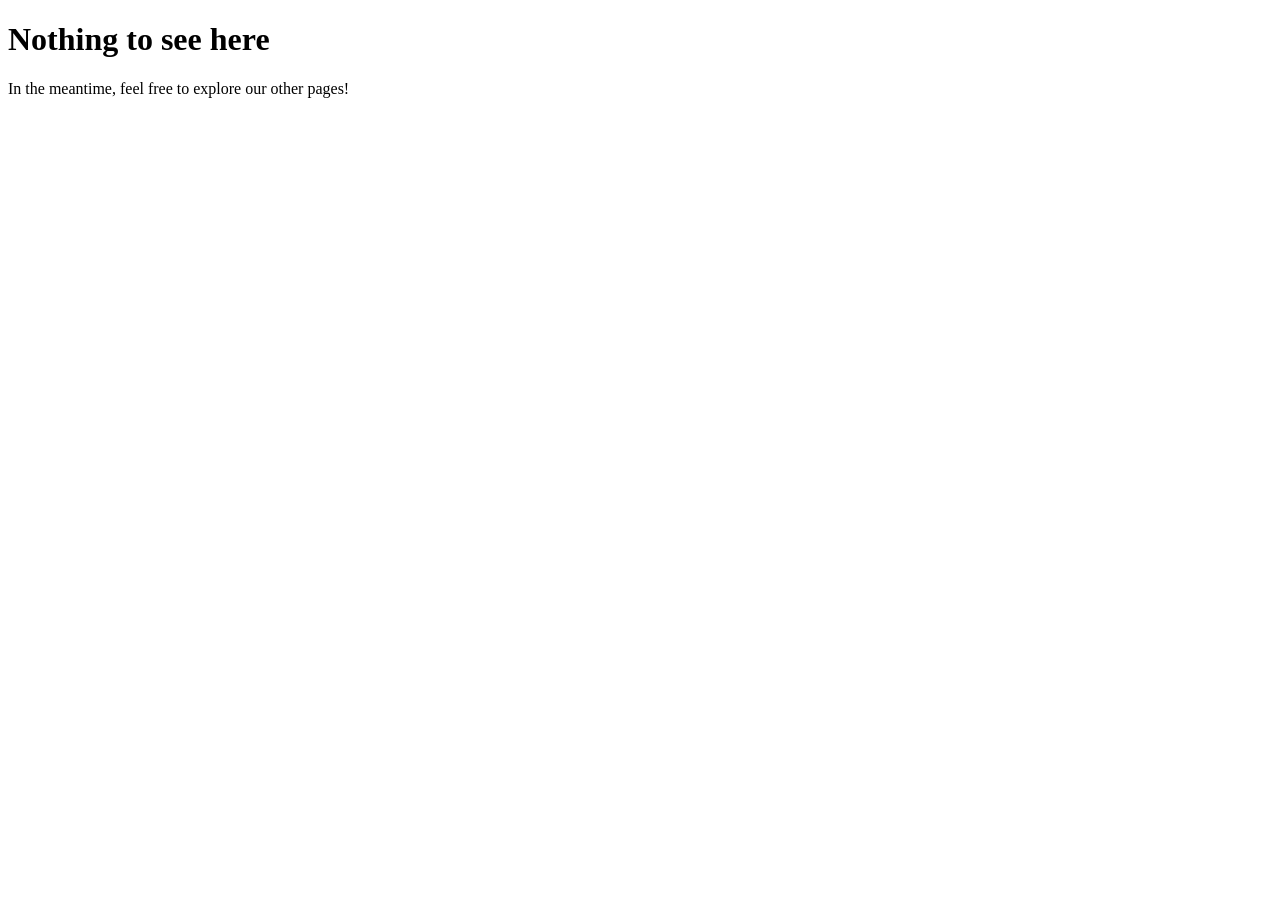
<file: noPG.html>
<!DOCTYPE html>
<html lang="en">
<head>
    <meta charset="UTF-8">
    <meta name="viewport" content="width=device-width, initial-scale=1.0">
    <title>Nothing</title>
</head>
<body>
    <h1>Nothing to see here</h1>
    <p>In the meantime, feel free to explore our other pages!</p>
    
</body>
</html>
</file>
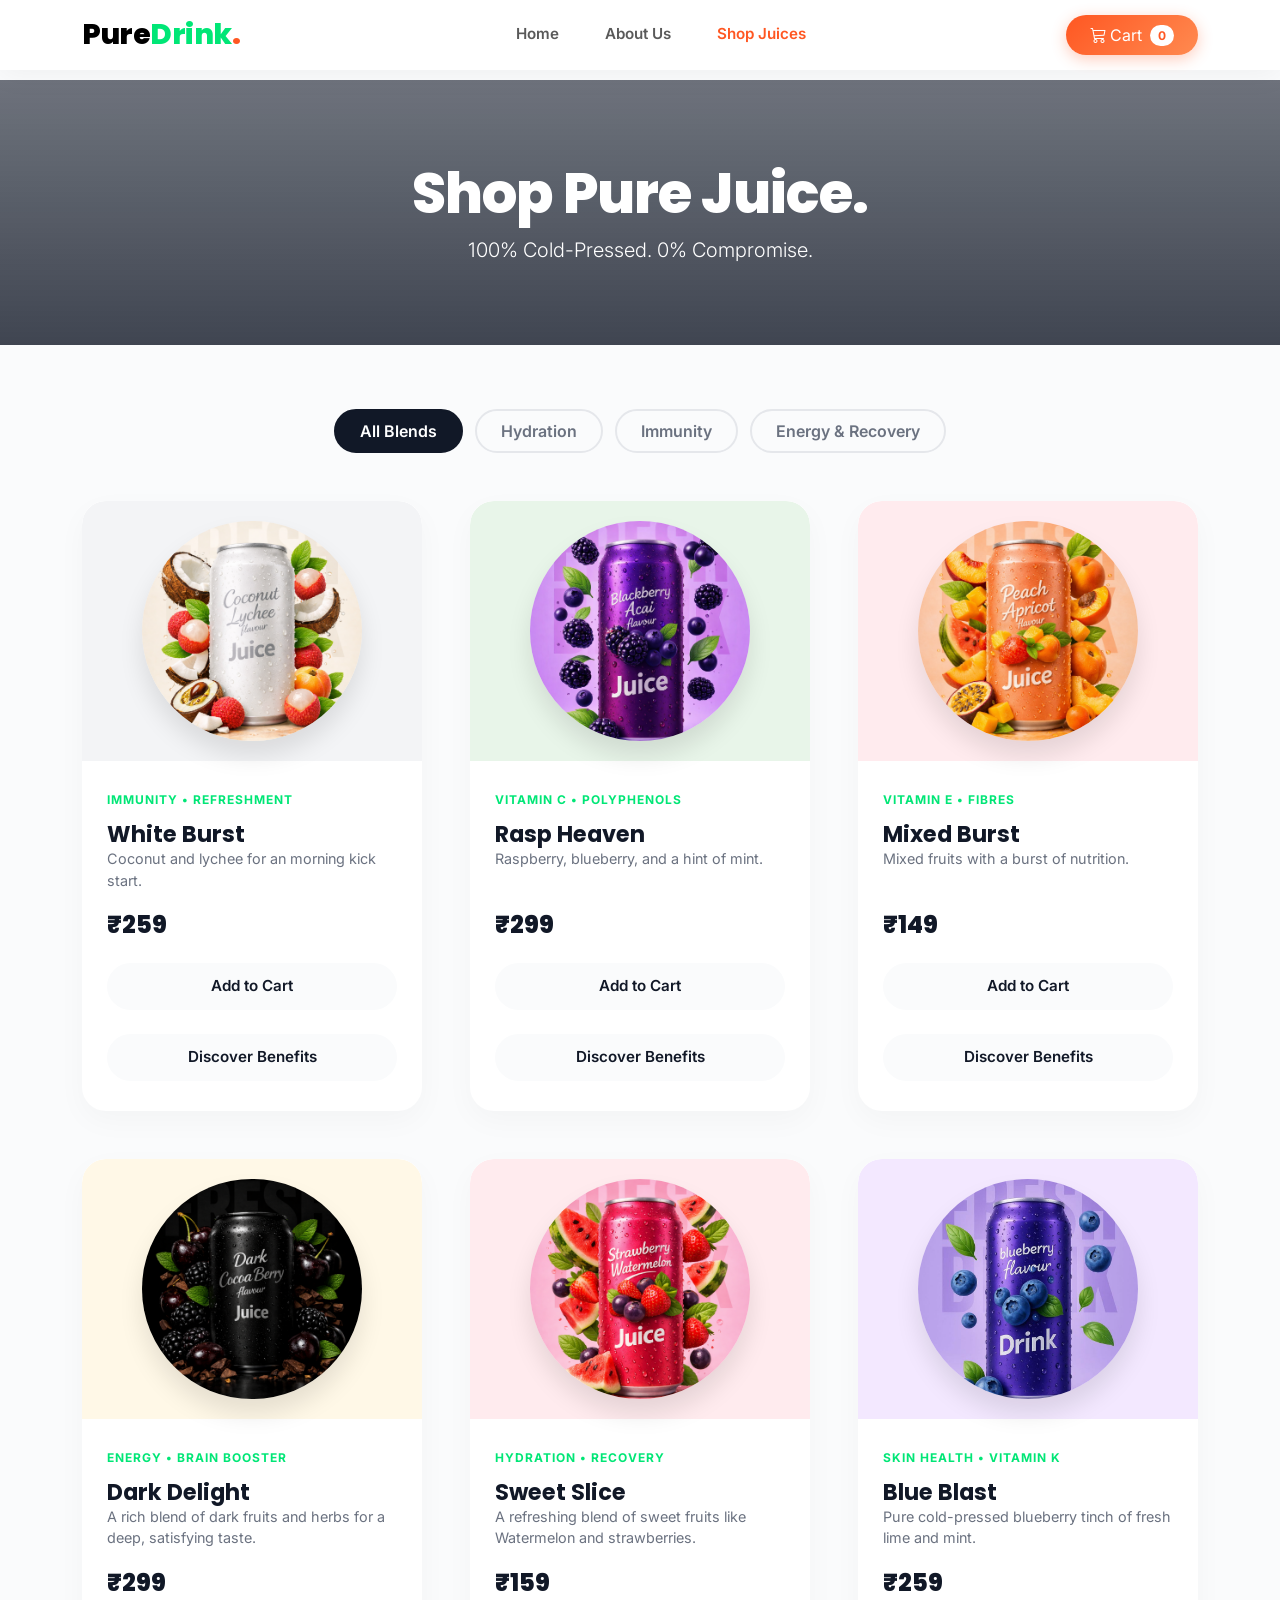
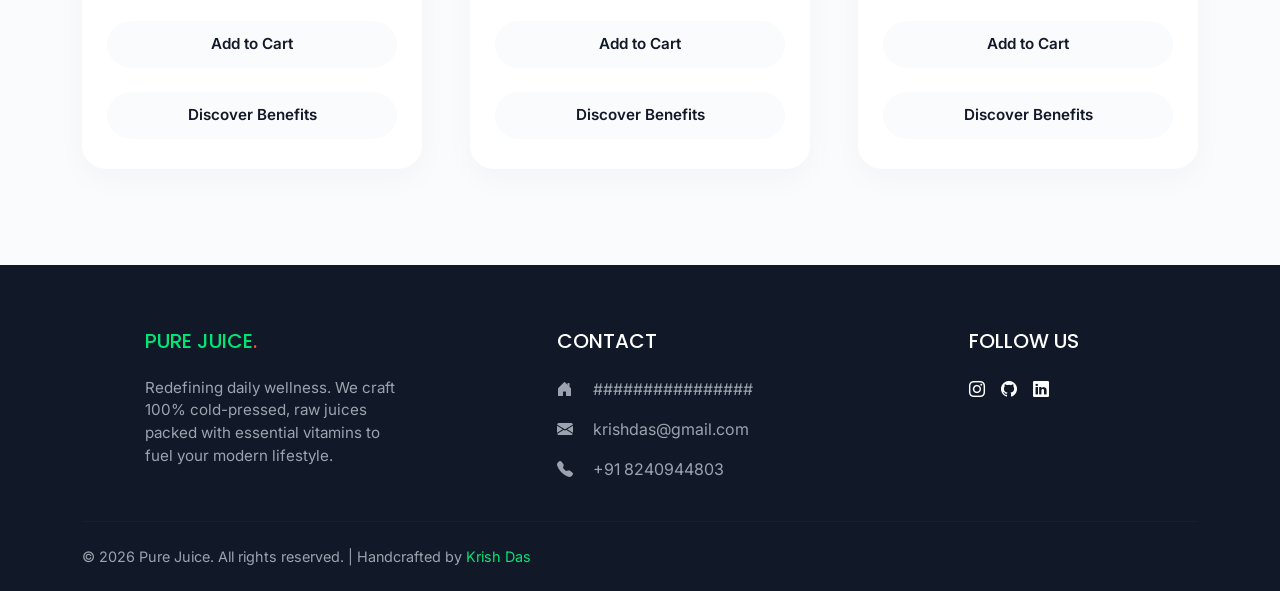
<file: shop.html>
<!DOCTYPE html>
<html lang="en">
<head>
    <meta charset="UTF-8">
    <meta name="viewport" content="width=device-width, initial-scale=1.0">
    <title>Shop Juices | Pure Juice</title>
    
    <link rel="preconnect" href="https://fonts.googleapis.com">
    <link rel="preconnect" href="https://fonts.gstatic.com" crossorigin>
    <link href="https://fonts.googleapis.com/css2?family=Inter:wght@400;500;600&family=Poppins:wght@500;700;800&display=swap" rel="stylesheet">
    
    <link href="https://cdn.jsdelivr.net/npm/bootstrap@5.3.0/dist/css/bootstrap.min.css" rel="stylesheet">
    <link rel="stylesheet" href="https://cdn.jsdelivr.net/npm/bootstrap-icons@1.10.5/font/bootstrap-icons.css">
    
    <style>
        :root {
            --brand-primary: #FF5722;
            --brand-secondary: #00E676;
            --bg-color: #FAFBFC;
            --text-dark: #111827;
            --text-muted: #6B7280;
            --card-bg: #FFFFFF;
        }

        body {
            background-color: var(--bg-color);
            color: var(--text-dark);
            font-family: 'Inter', sans-serif; 
            padding-top: 80px;
        }

        h1, h2, h3, h4, h5, h6, .navbar-brand {
            font-family: 'Poppins', sans-serif;
        }

        .navbar {
            background: rgba(255, 255, 255, 0.95);
            backdrop-filter: blur(12px);
            box-shadow: 0 4px 30px rgba(0, 0, 0, 0.05);
            border-bottom: 1px solid rgba(255, 255, 255, 0.3);
            transition: all 0.3s ease;
        }
        
        .navbar-brand {
            font-weight: 800;
            font-size: 1.8rem;
            letter-spacing: -0.5px;
        }
        
        .brand-dot { color: var(--brand-primary); }
        .nav-link { font-weight: 600; font-size: 0.95rem; margin: 0 15px;}
        .nav-link:hover, .nav-link.active { color: var(--brand-primary) !important; }
        
        .btn-cart {
            background: linear-gradient(135deg, var(--brand-primary), #FF8A50);
            color: white !important;
            border: none;
            padding: 8px 24px;
            box-shadow: 0 4px 15px rgba(255, 87, 34, 0.3);
            transition: transform 0.2s, box-shadow 0.2s;
        }

        .btn-cart:hover {
            transform: translateY(-2px);
            box-shadow: 0 6px 20px rgba(255, 87, 34, 0.4);
        }

        .cart-badge {
            background-color: white;
            color: var(--brand-primary);
        }

        .shop-header {
            background: linear-gradient(rgba(17, 24, 39, 0.6), rgba(17, 24, 39, 0.8)), url('https://images.unsplash.com/photo-1600271886742-f049cd451bba?auto=format&fit=crop&w=1920&q=80') center/cover;
            padding: 80px 0;
            color: white;
            text-align: center;
            margin-bottom: 4rem;
        }
        .shop-header h1 { font-size: 3.5rem; font-weight: 800; letter-spacing: -1px; }

        .filter-container {
            display: flex;
            flex-wrap: wrap;
            justify-content: center;
            gap: 12px;
        }

        .filter-btn {
            background: transparent;
            border: 2px solid #E5E7EB;
            color: var(--text-muted);
            border-radius: 50px;
            padding: 8px 24px;
            font-weight: 600;
            text-decoration: none;
            transition: all 0.3s ease;
            white-space: nowrap;
        }

        .filter-btn:hover, .filter-btn.active {
            background: var(--text-dark);
            border-color: var(--text-dark);
            color: white;
        }

        .products-section { padding-bottom: 6rem; }
        
        .product-item {
            transition: transform 0.4s ease, opacity 0.4s ease;
            transform: scale(1);
            opacity: 1;
        }

        .product-card {
            background: var(--card-bg);
            border: none;
            border-radius: 24px;
            transition: all 0.4s cubic-bezier(0.175, 0.885, 0.32, 1.275);
            height: 100%;
            display: flex;
            flex-direction: column;
            color: var(--text-dark);
            box-shadow: 0 10px 30px rgba(0,0,0,0.03);
            overflow: hidden;
        }
        
        .product-card:hover {
            transform: translateY(-15px);
            box-shadow: 0 20px 40px rgba(0,0,0,0.08);
        }
        
        .card-img-wrapper {
            padding: 20px;
            background: #F3F4F6;
            border-radius: 24px 24px 0 0;
            display: flex;
            justify-content: center;
            align-items: center;
            cursor: pointer;
        }

        .card-img-top {
            height: 220px;
            width: 220px;
            object-fit: cover;
            border-radius: 50%;
            box-shadow: 0 15px 25px rgba(0,0,0,0.1);
            transition: transform 0.5s ease;
        }

        .product-card:hover .card-img-top { transform: scale(1.08) rotate(5deg); }
        
        .card-body {
            flex-grow: 1;
            display: flex;
            flex-direction: column;
            padding: 30px 25px;
        }
        
        .product-tags {
            font-size: 0.75rem;
            color: var(--brand-secondary);
            font-weight: 700;
            text-transform: uppercase;
            letter-spacing: 1px;
            margin-bottom: 8px;
        }
        
        .card-title { font-weight: 700; font-size: 1.4rem; }
        .card-text { color: var(--text-muted); font-size: 0.9rem; line-height: 1.5; }
        
        .price-wrap {
            margin-top: auto;
            display: flex;
            justify-content: space-between;
            align-items: center;
            margin-bottom: 20px;
        }
        .price { font-size: 1.5rem; font-weight: 800; font-family: 'Poppins', sans-serif; }
        
        .btn-add-to-cart {
        background-color: var(--bg-color);
        color: var(--text-dark);
        border: none;
        border-radius: 50px;
        font-weight: 600;
        width: 100%;
        padding: 12px;
        transition: all 0.3s;
        font-family: 'Inter', sans-serif;
        font-size: 0.95rem;
        }
        .btn-add-to-cart:hover {
        background-color: var(--text-dark);
        color: white;
        box-shadow: 0 10px 20px rgba(0, 230, 118, 0.3);
        }

        .footer-custom { background-color: var(--text-dark); color: white; font-family: 'Inter', sans-serif; }
        .blue { color: var(--brand-secondary); }
        .social-icon { color: white; font-size: 1rem; transition: color 0.3s, transform 0.3s; display: inline-block; }
        .social-icon:hover { color: var(--brand-secondary); transform: scale(1.2); }
        .mb-0 > a { text-decoration: none; color: white; transition: color 0.3s, transform 0.3s; display: inline-block; }
        .mb-0 > a:hover { color: var(--brand-secondary); transform: scale(1.2); }
        .blue{
            color: var(--brand-secondary);
        }
    </style>
</head>
<body>

    <nav class="navbar navbar-expand-lg fixed-top">
        <div class="container">
            <a class="navbar-brand" href="index.html">Pure<span class="blue">Drink</span><span class="brand-dot">.</span></a>
            
            <button class="navbar-toggler border-0" type="button" data-bs-toggle="collapse" data-bs-target="#navbarNav">
                <i class="bi bi-list fs-1 text-dark"></i>
            </button>
            
            <div class="collapse navbar-collapse" id="navbarNav">
                <ul class="navbar-nav mx-auto">
                    <li class="nav-item"><a class="nav-link" href="index.html">Home</a></li>
                    <li class="nav-item"><a class="nav-link" href="about.html">About Us</a></li>
                    <li class="nav-item"><a class="nav-link active" href="shop.html">Shop Juices</a></li>
                </ul>
                <a href="noPG.html" class="btn btn-cart rounded-pill px-4">
                    <i class="bi bi-cart3"></i> Cart <span id="cart-counter" class="badge rounded-pill cart-badge ms-1">0</span>
                </a>
            </div>
        </div>
    </nav>

    <header class="shop-header">
        <div class="container">
            <h1>Shop Pure Juice.</h1>
            <p class="lead mb-0">100% Cold-Pressed. 0% Compromise.</p>
        </div>
    </header>

    <section class="products-section container">
        
        <div class="filter-container text-center mb-5">
            <a href="#" class="filter-btn active" data-filter="all">All Blends</a>
            <a href="#" class="filter-btn" data-filter="hydration">Hydration</a>
            <a href="#" class="filter-btn" data-filter="immunity">Immunity</a>
            <a href="#" class="filter-btn" data-filter="energy">Energy & Recovery</a>
        </div>

        <div class="row row-cols-1 row-cols-md-2 row-cols-lg-3 g-5" id="shop-grid">
            
            <!-- 1. White Burst -->
            <div class="col product-item" data-category="immunity">
                <div class="product-card">
                    <a href="benefits.html" class="card-img-wrapper text-decoration-none">
                        <img src="./images/white.png" class="card-img-top" alt="White Burst">
                    </a>
                    <div class="card-body">
                        <span class="product-tags">Immunity • Refreshment</span>
                        <h4 class="card-title mt-1">White Burst</h4>
                        <p class="card-text">Coconut and lychee for an morning kick start.</p>
                        <div class="price-wrap"><span class="price">₹259</span></div>
                        <button class="btn-add-to-cart action-btn">Add to Cart</button><br>
                      <button class="btn-add-to-cart action-btn" onclick="window.location.href='benefit_1.html'">Discover Benefits</button>
                    </div>
                </div>
            </div>

            <!-- 2. Rasp Heaven -->
            <div class="col product-item" data-category="energy">
                <div class="product-card">
                    <a href="benefits.html" class="card-img-wrapper text-decoration-none" style="background: #E8F5E9;">
                        <img src="./images/rasp.png" class="card-img-top" alt="Rasp Heaven">
                    </a>
                    <div class="card-body">
                        <span class="product-tags">Vitamin C • Polyphenols</span>
                        <h4 class="card-title mt-1">Rasp Heaven</h4>
                        <p class="card-text">Raspberry, blueberry, and a hint of mint.</p>
                        <div class="price-wrap"><span class="price">₹299</span></div>
                        <button class="btn-add-to-cart action-btn">Add to Cart</button><br>
                        <button class="btn-add-to-cart action-btn" onclick="window.location.href='benefit_2.html'">Discover Benefits</button>
                    </div>
                </div>
            </div>

            <!-- 3. Mixed Burst -->
            <div class="col product-item" data-category="hydration">
                <div class="product-card">
                    <a href="benefits.html" class="card-img-wrapper text-decoration-none" style="background: #FFEBEE;">
                        <img src="./images/peach.png" class="card-img-top" alt="Mixed Burst">
                    </a>
                    <div class="card-body">
                        <span class="product-tags">Vitamin E • Fibres</span>
                        <h4 class="card-title mt-1">Mixed Burst</h4>
                        <p class="card-text">Mixed fruits with a burst of nutrition.</p>
                        <div class="price-wrap"><span class="price">₹149</span></div>
                        <button class="btn-add-to-cart action-btn">Add to Cart</button><br>
                        <button class="btn-add-to-cart action-btn" onclick="window.location.href='benefit_3.html'">Discover Benefits</button>  
                    </div>
                </div>
            </div>

            <!-- 4. Dark Delight -->
            <div class="col product-item" data-category="energy">
                <div class="product-card">
                    <a href="benefits.html" class="card-img-wrapper text-decoration-none" style="background: #FFF8E7;">
                        <!-- Placeholder for dark cocoa berry -->
                        <img src="./images/black.png" class="card-img-top" alt="Dark Delight">
                    </a>
                    <div class="card-body">
                        <span class="product-tags">Energy • Brain Booster</span>
                        <h4 class="card-title mt-1">Dark Delight</h4>
                        <p class="card-text">A rich blend of dark fruits and herbs for a deep, satisfying taste.</p>
                        <div class="price-wrap"><span class="price">₹299</span></div>
                        <button class="btn-add-to-cart action-btn">Add to Cart</button><br> 
                        <button class="btn-add-to-cart action-btn" onclick="window.location.href='benefit_4.html'">Discover Benefits</button>
                    </div>
                </div>
            </div>

            <!-- 5. Sweet Slice -->
            <div class="col product-item" data-category="hydration">
                <div class="product-card">
                    <a href="benefits.html" class="card-img-wrapper text-decoration-none" style="background: #FFEBEE;">
                        <!-- Placeholder for Strawberry Watermelon -->
                        <img src="./images/pink.png" class="card-img-top" alt="Sweet Slice">
                    </a>
                    <div class="card-body">
                        <span class="product-tags">Hydration • Recovery</span>
                        <h4 class="card-title mt-1">Sweet Slice</h4>
                        <p class="card-text">A refreshing blend of sweet fruits like Watermelon and strawberries.</p>
                        <div class="price-wrap"><span class="price">₹159</span></div>
                        <button class="btn-add-to-cart action-btn">Add to Cart</button><br>
                     <button class="btn-add-to-cart action-btn" onclick="window.location.href='benefit_5.html'">Discover Benefits</button>
                    </div>
                </div>
            </div>

            <!-- 6. Blue Blast -->
            <div class="col product-item" data-category="immunity">
                <div class="product-card">
                    <a href="benefits.html" class="card-img-wrapper text-decoration-none" style="background: #F3E8FF;">
                        <!-- Placeholder for Blueberry Mint -->
                        <img src="./images/blue.jpeg" class="card-img-top" alt="Blue Blast">
                    </a>
                    <div class="card-body">
                        <span class="product-tags">Skin Health • Vitamin K</span>
                        <h4 class="card-title mt-1">Blue Blast</h4>
                        <p class="card-text">Pure cold-pressed blueberry tinch of fresh lime and mint.</p>
                        <div class="price-wrap"><span class="price">₹259</span></div>
                        <button class="btn-add-to-cart action-btn">Add to Cart</button><br>
                      <button class="btn-add-to-cart action-btn" onclick="window.location.href='benefit_6.html'">Discover Benefits</button>
                    </div>
                </div>
            </div>

        </div>
    </section>

    <footer class="footer-custom pt-5 pb-4">
        <div class="container">
            <div class="row text-center text-md-start">
                <div class="col-md-3 col-lg-3 col-xl-3 mx-auto mt-3">
                    <h5 class="text-uppercase mb-4 font-weight-bold" style="font-family: 'Poppins', sans-serif; color: var(--brand-secondary);">Pure Juice<span class="brand-dot">.</span></h5>
                    <p style="color: #9CA3AF; font-size: 0.95rem;">
                        Redefining daily wellness. We craft 100% cold-pressed, raw juices packed with essential vitamins to fuel your modern lifestyle.
                    </p>
                    </p>
                </div>


                <div class="col-md-4 col-lg-3 col-xl-3 mx-auto mt-3">
                    <h5 class="text-uppercase mb-4 font-weight-bold" style="font-family: 'Poppins', sans-serif;">Contact</h5>
                    <p style="color: #9CA3AF;"><i class="bi bi-house-door-fill me-3"></i> ################</p>
                    <p style="color: #9CA3AF;"><i class="bi bi-envelope-fill me-3"></i> krishdas@gmail.com</p>
                    <p style="color: #9CA3AF;"><i class="bi bi-telephone-fill me-3"></i> +91 8240944803</p>
                </div>

                <div class="col-md-3 col-lg-2 col-xl-2 mx-auto mt-3">
                    <h5 class="text-uppercase mb-4 font-weight-bold" style="font-family: 'Poppins', sans-serif;">Follow Us</h5>
                    <div class="d-flex justify-content-center justify-content-md-start gap-3 mt-4">
                        <a href="https://www.instagram.com/krish_d.64/" class="social-icon" aria-label="Instagram"><i class="bi bi-instagram"></i></a>
                        <a href="https://github.com/krishdas395-cyber" class="social-icon" aria-label="Twitter"><i class="bi bi-github"></i></a>
                        <a href="https://www.linkedin.com/in/krish-das-516350365/" class="social-icon" aria-label="LinkedIn"><i class="bi bi-linkedin"></i></a>
                    </div>
                </div>
            </div>

            <hr class="mb-4 mt-4" style="border-color: rgba(255,255,255,0.1);">

            <div class="row align-items-center">
                <div class="col-md-7 col-lg-8">
                    <p class="mb-0" style="color: #9CA3AF; font-size: 0.9rem;">
                        &copy; 2026 Pure Juice. All rights reserved. | Handcrafted by <span class="blue">Krish Das</span>
                    </p>
                </div>
            </div>
        </div>
    </footer>

    <script src="https://cdn.jsdelivr.net/npm/bootstrap@5.3.0/dist/js/bootstrap.bundle.min.js"></script>
    
    <script>
        document.addEventListener('DOMContentLoaded', () => {
            
            const filterBtns = document.querySelectorAll('.filter-btn');
            const products = document.querySelectorAll('.product-item');

            filterBtns.forEach(btn => {
                btn.addEventListener('click', function(e) {
                    e.preventDefault(); 
                    filterBtns.forEach(b => b.classList.remove('active'));
                    this.classList.add('active');

                    const filterValue = this.getAttribute('data-filter');

                    products.forEach(product => {
                        if (filterValue === 'all' || product.getAttribute('data-category') === filterValue) {
                            product.style.display = 'block';
                            setTimeout(() => {
                                product.style.opacity = '1';
                                product.style.transform = 'scale(1)';
                            }, 50);
                        } else {
                            product.style.opacity = '0';
                            product.style.transform = 'scale(0.8)';
                            setTimeout(() => {
                                product.style.display = 'none';
                            }, 400); 
                        }
                    });
                });
            });

            const addToCartButtons = document.querySelectorAll('.action-btn');
            const cartCounter = document.getElementById('cart-counter');
            let currentItems = 0;

            addToCartButtons.forEach(button => {
                button.addEventListener('click', function(e) {
                    e.preventDefault(); 
                    currentItems++;
                    cartCounter.innerText = currentItems;
                    
                    const originalText = this.innerText;
                    this.innerText = "Added!";
                    this.style.backgroundColor = "#111827"; 
                    
                    setTimeout(() => {
                        this.innerText = originalText;
                        this.style.backgroundColor = "var(--brand-secondary)"; 
                    }, 1200);
                });
            });
        });
    </script>

</body>
</html>
</file>
<file: style.css>
:root {
        --brand-primary: #FF5722;
        --brand-secondary: #00E676;
        --bg-color: #FAFBFC;
        --text-dark: #111827;
        --text-muted: #6B7280;
        --card-bg: #FFFFFF;
    }

    body {
        background-color: var(--bg-color);
        color: var(--text-dark);
        font-family: 'Inter', sans-serif; 
        padding-top: 80px;
    }

    h1, h2, h3, h4, h5, h6, .navbar-brand {
        font-family: 'Poppins', sans-serif;
    }

    .navbar {
        background: rgba(255, 255, 255, 0.85);
        backdrop-filter: blur(12px);
        -webkit-backdrop-filter: blur(12px);
        box-shadow: 0 4px 30px rgba(0, 0, 0, 0.05);
        border-bottom: 1px solid rgba(255, 255, 255, 0.3);
        transition: all 0.3s ease;
    }
    
    .navbar-brand {
        color: var(--text-dark) !important;
        font-weight: 800;
        font-size: 1.8rem;
        letter-spacing: -0.5px;
    }
    
    .brand-dot {
        color: var(--brand-primary);
    }

    .nav-link {
        font-weight: 600;
        color: var(--text-dark) !important;
        transition: color 0.3s;
        margin: 0 15px;
        font-size: 0.95rem;
    }
    
    .nav-link:hover, .nav-link.active {
        color: var(--brand-primary) !important;
    }
    
    .btn-cart {
        background: linear-gradient(135deg, var(--brand-primary), #FF8A50);
        color: white !important;
        border: none;
        padding: 8px 24px;
        box-shadow: 0 4px 15px rgba(255, 87, 34, 0.3);
        transition: transform 0.2s, box-shadow 0.2s;
    }

    .btn-cart:hover {
        transform: translateY(-2px);
        box-shadow: 0 6px 20px rgba(255, 87, 34, 0.4);
    }

    .cart-badge {
        background-color: white;
        color: var(--brand-primary);
    }

    .carousel-item {
        height: 85vh;
        min-height: 600px;
    }
    
    .slide-1 { background: url(./images/blue.jpeg) center/cover; }
    .slide-2 { background: url(./images/mango.png) center/cover; }
    .slide-3 { background: url(./images/pink.png) center/cover; }
    
    .carousel-overlay {
        position: absolute;
        top: 0; left: 0; right: 0; bottom: 0;
        background: linear-gradient(180deg, rgba(17, 24, 39, 0.2) 0%, rgba(17, 24, 39, 0.7) 100%);
        z-index: 1;
    }
    
    .hero-content {
        position: absolute;
        top: 50%;
        left: 50%;
        transform: translate(-50%, -50%);
        z-index: 2;
        text-align: center;
        color: white;
        width: 100%;
        padding: 0 20px;
    }
    
    .hero-content h1 {
        font-size: 5rem;
        font-weight: 800;
        letter-spacing: -2px;
        margin-bottom: 20px;
    }

    .hero-content p {
        font-size: 1.25rem;
        font-weight: 400;
        opacity: 0.9;
        max-width: 600px;
        margin: 0 auto 30px auto;
    }

    .products-section {
        padding: 6rem 0;
    }
    
    .section-title {
        font-weight: 800;
        font-size: 2.5rem;
        color: var(--text-dark);
        letter-spacing: -1px;
    }

    .product-card {
        background: var(--card-bg);
        border: none;
        border-radius: 24px;
        transition: all 0.4s cubic-bezier(0.175, 0.885, 0.32, 1.275);
        height: 100%;
        display: flex;
        flex-direction: column;
        text-decoration: none;
        color: var(--text-dark);
        box-shadow: 0 10px 30px rgba(0,0,0,0.03);
        overflow: hidden;
        position: relative;
    }
    
    .product-card:hover {
        transform: translateY(-15px);
        box-shadow: 0 20px 40px rgba(0,0,0,0.08);
        color: var(--text-dark);
    }
    
    .card-img-wrapper {
        padding: 20px;
        background: #F3F4F6;
        border-radius: 24px 24px 0 0;
        display: flex;
        justify-content: center;
        align-items: center;
    }

    .card-img-top {
        height: 220px;
        width: 220px;
        object-fit: cover;
        border-radius: 50%;
        box-shadow: 0 15px 25px rgba(0,0,0,0.1);
        transition: transform 0.5s ease;
    }

    .product-card:hover .card-img-top {
        transform: scale(1.08) rotate(5deg);
    }
    
    .card-body {
        flex-grow: 1;
        display: flex;
        flex-direction: column;
        padding: 30px 25px;
    }
    
    .product-tags {
        font-size: 0.75rem;
        color: var(--brand-secondary);
        font-weight: 700;
        text-transform: uppercase;
        letter-spacing: 1px;
        margin-bottom: 8px;
    }
    
    .card-title {
        font-weight: 700;
        font-size: 1.4rem;
    }

    .card-text {
        color: var(--text-muted);
        font-size: 0.9rem;
        line-height: 1.5;
    }

    .price-wrap {
        margin-top: auto;
        display: flex;
        justify-content: space-between;
        align-items: center;
        margin-bottom: 20px;
    }
    
    .price {
        font-size: 1.5rem;
        font-weight: 800;
        font-family: 'Poppins', sans-serif;
        color: var(--text-dark);
    }
    
    .btn-view {
        background-color: var(--bg-color);
        color: var(--text-dark);
        border: none;
        border-radius: 50px;
        font-weight: 600;
        width: 100%;
        padding: 12px;
        transition: all 0.3s;
        font-family: 'Inter', sans-serif;
        font-size: 0.95rem;
    }
    
    .product-card:hover .btn-view {
        background-color: var(--text-dark);
        color: white;
    }
    
    .btn-primary-custom {
        background: var(--brand-secondary);
        color: white;
        border-radius: 50px;
        padding: 16px 40px;
        font-weight: 700;
        border: none;
        font-size: 1.1rem;
        transition: all 0.3s;
        font-family: 'Inter', sans-serif;
        letter-spacing: 0.5px;
    }
    
    .btn-primary-custom:hover {
        background: #00C853;
        color: white;
        transform: scale(1.05);
        box-shadow: 0 10px 20px rgba(0, 230, 118, 0.3);
    }

    footer {
        background-color: var(--text-dark);
        color: white;
        font-family: 'Inter', sans-serif;
    }

    .blue{
        color: var(--brand-secondary);
    }

    .social-icon{
        color: white;
        font-size: 1rem;
        transition: color 0.3s, transform 0.3s;
    }

    .social-icon:hover {
        color: var(--brand-secondary);
        transform: scale(1.2);
    }
    .mb-0>a{
        text-decoration: none;
        color:white;
    }

    .mb-0>a:hover{
        color: var(--brand-secondary);  
        transform: scale(1.2);
    }
</file>
